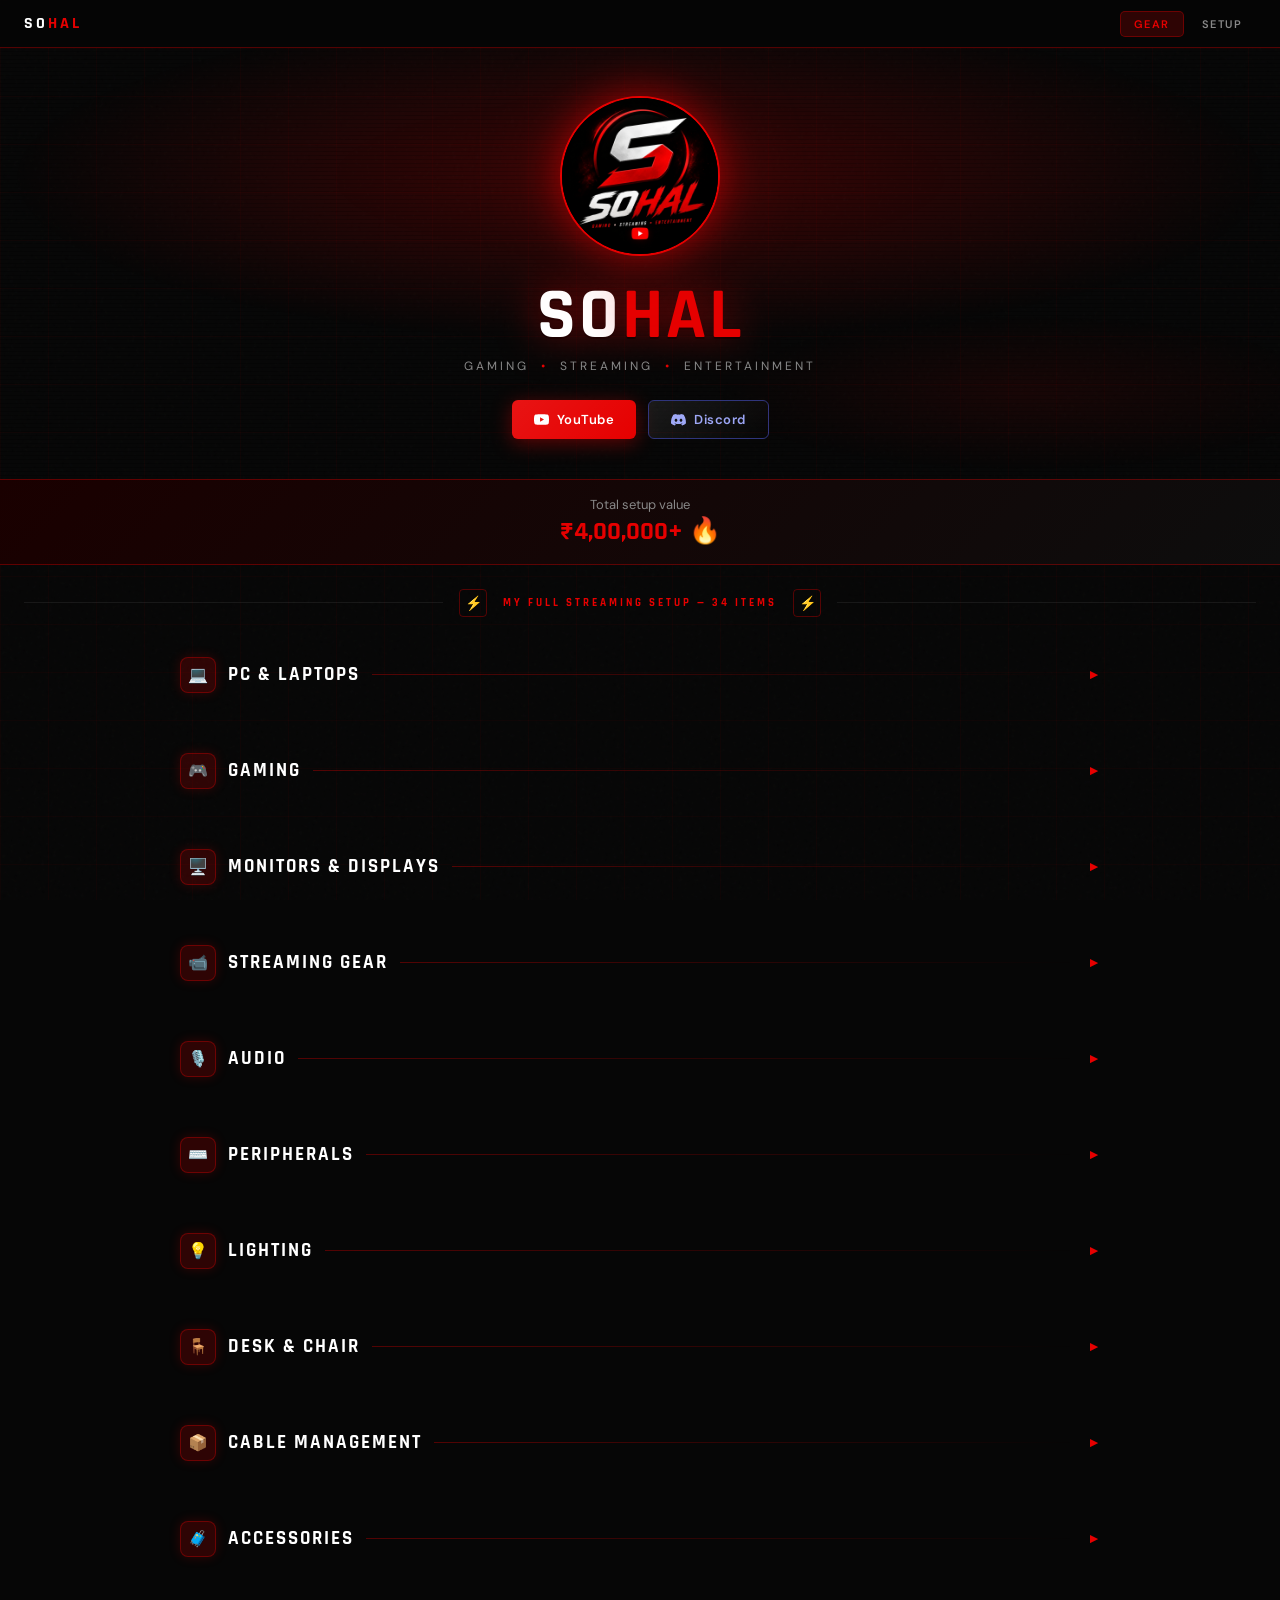
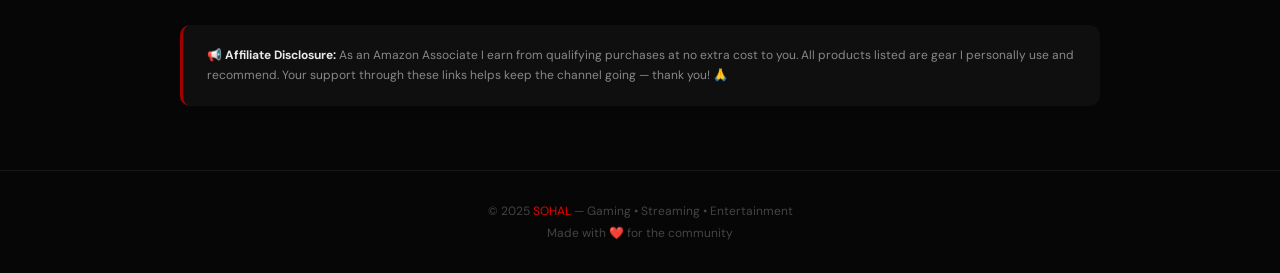
<file: index.html>
<!DOCTYPE html>
<html lang="en">
<head>
<meta charset="UTF-8">
<meta name="viewport" content="width=device-width, initial-scale=1.0">
<title>SOHAL's Streaming Setup | Amazon Affiliate</title>
<link rel="preconnect" href="https://fonts.googleapis.com">
<link href="https://fonts.googleapis.com/css2?family=Rajdhani:wght@500;600;700&family=DM+Sans:wght@400;500&display=swap" rel="stylesheet">
<link rel="stylesheet" href="styles.css">
</head>
<body>

<nav class="site-nav">
  <a class="nav-logo" href="index.html">SO<span>HAL</span></a>
  <div class="nav-links">
    <a class="nav-link active" href="index.html">Gear</a>
    <a class="nav-link" href="setup.html">Setup</a>
  </div>
</nav>

<header class="hero">
  <div class="hero-bg"></div>
  <div class="hero-scanlines"></div>
  <div class="hero-content">
    <div class="logo-wrap">
      <img src="[data-uri]" alt="SOHAL Gaming Logo">
    </div>
    <h1 class="hero-name">SO<span>HAL</span></h1>
    <p class="hero-tagline">Gaming <span>•</span> Streaming <span>•</span> Entertainment</p>
    <div class="hero-buttons">
      <a class="btn btn-yt" href="https://www.youtube.com/@Sohal007" target="_blank" rel="noopener">
        <svg viewBox="0 0 24 24" width="15" height="15" fill="currentColor"><path d="M23.5 6.2a3 3 0 0 0-2.1-2.1C19.5 3.5 12 3.5 12 3.5s-7.5 0-9.4.6A3 3 0 0 0 .5 6.2C0 8.1 0 12 0 12s0 3.9.6 5.8a3 3 0 0 0 2.1 2.1c1.9.6 9.4.6 9.4.6s7.5 0 9.4-.6a3 3 0 0 0 2.1-2.1C24 15.9 24 12 24 12s0-3.9-.5-5.8zM9.7 15.5V8.5l6.3 3.5-6.3 3.5z"/></svg>
        YouTube
      </a>
      <a class="btn btn-discord" href="https://discord.gg/2vF4VBZj4x" target="_blank" rel="noopener">
        <svg viewBox="0 0 24 24" width="15" height="15" fill="currentColor"><path d="M20.3 4.4A19.8 19.8 0 0 0 15.4 3c-.2.4-.5.9-.6 1.3a18.4 18.4 0 0 0-5.5 0C9.1 3.9 8.8 3.4 8.6 3A19.7 19.7 0 0 0 3.7 4.4C.5 9.2-.3 13.9.1 18.5a20 20 0 0 0 6.1 3.1c.5-.7.9-1.4 1.3-2.2a13 13 0 0 1-2-1l.5-.4a14.3 14.3 0 0 0 12 0l.5.4a13 13 0 0 1-2 1c.4.8.8 1.5 1.3 2.2a19.9 19.9 0 0 0 6-3.1c.5-5.3-.9-9.9-3.5-14.1zM8 15.6c-1.2 0-2.2-1.1-2.2-2.5S6.8 10.6 8 10.6s2.2 1.1 2.2 2.5-1 2.5-2.2 2.5zm8 0c-1.2 0-2.2-1.1-2.2-2.5s1-2.5 2.2-2.5 2.2 1.1 2.2 2.5-1 2.5-2.2 2.5z"/></svg>
        Discord
      </a>
    </div>
  </div>
</header>

<div class="total-banner">
  <p>Total setup value</p>
  <strong>₹4,00,000+ 🔥</strong>
</div>

<div class="divider">
  <div class="divider-line"></div>
  <div class="divider-icon">⚡</div>
  <div class="divider-label">My Full Streaming Setup — 34 Items</div>
  <div class="divider-icon">⚡</div>
  <div class="divider-line"></div>
</div>

<main class="container">

  <div class="section-header">
    <div class="section-icon">💻</div>
    <div class="section-title">PC & Laptops</div>
    <div class="section-line"></div>
    <span class="section-chevron">&#9660;</span>
  </div>
  <div class="gear-grid">
    <div class="card" id="card-macbook-pro-m2" data-link="https://amzn.to/4uJzNrO">
      <div class="card-thumb" id="thumb-macbook-pro-m2">
        <div class="thumb-fallback">💻</div>
        <img class="thumb-img" id="img-macbook-pro-m2" alt="MacBook Pro M2" style="display:none;width:100%;height:100%;object-fit:contain;padding:8px;">
        <div class="thumb-loader" id="loader-macbook-pro-m2"><span class="spinner"></span></div>
      </div>
      <div class="card-body">
        <div class="card-tag">PC & Laptops</div>
        <div class="card-name">MacBook Pro M2</div>
        <div class="card-desc">Apple Silicon powerhouse — handles 4K editing, streaming, and everything in between without breaking a sweat.</div>
        <div class="card-footer">
          <span class="card-price price-high">₹1,55,000</span>
          <a class="amazon-btn" href="https://amzn.to/4uJzNrO" target="_blank" rel="noopener sponsored"><svg viewBox="0 0 24 24" fill="currentColor" width="12" height="12"><path d="M.045 18.02c.072-.116.187-.124.348-.022 3.636 2.11 7.594 3.166 11.87 3.166 2.852 0 5.668-.533 8.447-1.595l.315-.14c.138-.06.234-.1.293-.13.226-.088.39-.046.525.13.12.174.09.336-.112.48-.256.19-.6.41-1.006.653-1.448.87-3.149 1.5-5.1 1.87a20.9 20.9 0 0 1-3.58.314 21.56 21.56 0 0 1-10.965-2.97c-.12-.063-.205-.14-.252-.23a.39.39 0 0 1 .018-.526zm4.565-4.643c-.318 0-.623-.148-.852-.4a1.27 1.27 0 0 1-.234-.96l.834-5.64L.977 3.76a1.26 1.26 0 0 1-.356-.928c.02-.338.14-.64.35-.876.21-.232.476-.36.767-.36h3.062L6.7 1.228C7.262.432 8.014 0 8.82 0c.71 0 1.39.35 1.913 1l9.096 10.56c.428.498.596 1.13.455 1.728-.14.6-.556 1.094-1.13 1.34l-2.696 1.138-1.296 2.84c-.256.56-.73.91-1.237.91z"/></svg>Buy on Amazon</a>
        </div>
      </div>
    </div>
    <div class="card" id="card-hp-victus-rtx-5060" data-link="https://amzn.to/4dW6I59">
      <div class="card-thumb" id="thumb-hp-victus-rtx-5060">
        <div class="thumb-fallback">🎮</div>
        <img class="thumb-img" id="img-hp-victus-rtx-5060" alt="HP Victus RTX 5060" style="display:none;width:100%;height:100%;object-fit:contain;padding:8px;">
        <div class="thumb-loader" id="loader-hp-victus-rtx-5060"><span class="spinner"></span></div>
      </div>
      <div class="card-body">
        <div class="card-tag">PC & Laptops</div>
        <div class="card-name">HP Victus RTX 5060</div>
        <div class="card-desc">RTX 5060 GPU beast — runs every game at high frames and handles stream encoding flawlessly.</div>
        <div class="card-footer">
          <span class="card-price price-high">₹1,18,000</span>
          <a class="amazon-btn" href="https://amzn.to/4dW6I59" target="_blank" rel="noopener sponsored"><svg viewBox="0 0 24 24" fill="currentColor" width="12" height="12"><path d="M.045 18.02c.072-.116.187-.124.348-.022 3.636 2.11 7.594 3.166 11.87 3.166 2.852 0 5.668-.533 8.447-1.595l.315-.14c.138-.06.234-.1.293-.13.226-.088.39-.046.525.13.12.174.09.336-.112.48-.256.19-.6.41-1.006.653-1.448.87-3.149 1.5-5.1 1.87a20.9 20.9 0 0 1-3.58.314 21.56 21.56 0 0 1-10.965-2.97c-.12-.063-.205-.14-.252-.23a.39.39 0 0 1 .018-.526zm4.565-4.643c-.318 0-.623-.148-.852-.4a1.27 1.27 0 0 1-.234-.96l.834-5.64L.977 3.76a1.26 1.26 0 0 1-.356-.928c.02-.338.14-.64.35-.876.21-.232.476-.36.767-.36h3.062L6.7 1.228C7.262.432 8.014 0 8.82 0c.71 0 1.39.35 1.913 1l9.096 10.56c.428.498.596 1.13.455 1.728-.14.6-.556 1.094-1.13 1.34l-2.696 1.138-1.296 2.84c-.256.56-.73.91-1.237.91z"/></svg>Buy on Amazon</a>
        </div>
      </div>
    </div>
  </div>

  <div class="section-header">
    <div class="section-icon">🎮</div>
    <div class="section-title">Gaming</div>
    <div class="section-line"></div>
    <span class="section-chevron">&#9660;</span>
  </div>
  <div class="gear-grid">
    <div class="card" id="card-ps5-slim-digital" >
      <div class="card-thumb" id="thumb-ps5-slim-digital">
        <div class="thumb-fallback">🎮</div>
        <img class="thumb-img" id="img-ps5-slim-digital" alt="PS5 Slim Digital" style="display:none;width:100%;height:100%;object-fit:contain;padding:8px;">
        <div class="thumb-loader" id="loader-ps5-slim-digital"><span class="spinner"></span></div>
      </div>
      <div class="card-body">
        <div class="card-tag">Gaming</div>
        <div class="card-name">PS5 Slim Digital</div>
        <div class="card-desc">My go-to console for exclusives. No link — check your local store for the best deal.</div>
        <div class="card-footer">
          <span class="card-price price-high">₹35,000</span>
          <span class="no-link">No link available</span>
        </div>
      </div>
    </div>
    <div class="card" id="card-ps5-carry-bag-hard-top" data-link="https://amzn.to/4dGHMzN">
      <div class="card-thumb" id="thumb-ps5-carry-bag-hard-top">
        <div class="thumb-fallback">🎮</div>
        <img class="thumb-img" id="img-ps5-carry-bag-hard-top" alt="PS5 Carry Bag Hard Top" style="display:none;width:100%;height:100%;object-fit:contain;padding:8px;">
        <div class="thumb-loader" id="loader-ps5-carry-bag-hard-top"><span class="spinner"></span></div>
      </div>
      <div class="card-body">
        <div class="card-tag">Gaming</div>
        <div class="card-name">PS5 Carry Bag Hard Top</div>
        <div class="card-desc">Hard shell protection for the PS5 on the go — fits controllers and cables too.</div>
        <div class="card-footer">
          <span class="card-price price-mid">₹2,300</span>
          <a class="amazon-btn" href="https://amzn.to/4dGHMzN" target="_blank" rel="noopener sponsored"><svg viewBox="0 0 24 24" fill="currentColor" width="12" height="12"><path d="M.045 18.02c.072-.116.187-.124.348-.022 3.636 2.11 7.594 3.166 11.87 3.166 2.852 0 5.668-.533 8.447-1.595l.315-.14c.138-.06.234-.1.293-.13.226-.088.39-.046.525.13.12.174.09.336-.112.48-.256.19-.6.41-1.006.653-1.448.87-3.149 1.5-5.1 1.87a20.9 20.9 0 0 1-3.58.314 21.56 21.56 0 0 1-10.965-2.97c-.12-.063-.205-.14-.252-.23a.39.39 0 0 1 .018-.526zm4.565-4.643c-.318 0-.623-.148-.852-.4a1.27 1.27 0 0 1-.234-.96l.834-5.64L.977 3.76a1.26 1.26 0 0 1-.356-.928c.02-.338.14-.64.35-.876.21-.232.476-.36.767-.36h3.062L6.7 1.228C7.262.432 8.014 0 8.82 0c.71 0 1.39.35 1.913 1l9.096 10.56c.428.498.596 1.13.455 1.728-.14.6-.556 1.094-1.13 1.34l-2.696 1.138-1.296 2.84c-.256.56-.73.91-1.237.91z"/></svg>Buy on Amazon</a>
        </div>
      </div>
    </div>
  </div>

  <div class="section-header">
    <div class="section-icon">🖥️</div>
    <div class="section-title">Monitors & Displays</div>
    <div class="section-line"></div>
    <span class="section-chevron">&#9660;</span>
  </div>
  <div class="gear-grid">
    <div class="card" id="card-viewsonic-2k-main-monitor" data-link="https://amzn.to/4viz3tg">
      <div class="card-thumb" id="thumb-viewsonic-2k-main-monitor">
        <div class="thumb-fallback">🖥️</div>
        <img class="thumb-img" id="img-viewsonic-2k-main-monitor" alt="ViewSonic 2K Main Monitor" style="display:none;width:100%;height:100%;object-fit:contain;padding:8px;">
        <div class="thumb-loader" id="loader-viewsonic-2k-main-monitor"><span class="spinner"></span></div>
      </div>
      <div class="card-body">
        <div class="card-tag">Monitors & Displays</div>
        <div class="card-name">ViewSonic 2K Main Monitor</div>
        <div class="card-desc">Sharp 2K IPS panel — colours pop on stream and text is crisp for everyday work.</div>
        <div class="card-footer">
          <span class="card-price price-high">₹15,000</span>
          <a class="amazon-btn" href="https://amzn.to/4viz3tg" target="_blank" rel="noopener sponsored"><svg viewBox="0 0 24 24" fill="currentColor" width="12" height="12"><path d="M.045 18.02c.072-.116.187-.124.348-.022 3.636 2.11 7.594 3.166 11.87 3.166 2.852 0 5.668-.533 8.447-1.595l.315-.14c.138-.06.234-.1.293-.13.226-.088.39-.046.525.13.12.174.09.336-.112.48-.256.19-.6.41-1.006.653-1.448.87-3.149 1.5-5.1 1.87a20.9 20.9 0 0 1-3.58.314 21.56 21.56 0 0 1-10.965-2.97c-.12-.063-.205-.14-.252-.23a.39.39 0 0 1 .018-.526zm4.565-4.643c-.318 0-.623-.148-.852-.4a1.27 1.27 0 0 1-.234-.96l.834-5.64L.977 3.76a1.26 1.26 0 0 1-.356-.928c.02-.338.14-.64.35-.876.21-.232.476-.36.767-.36h3.062L6.7 1.228C7.262.432 8.014 0 8.82 0c.71 0 1.39.35 1.913 1l9.096 10.56c.428.498.596 1.13.455 1.728-.14.6-.556 1.094-1.13 1.34l-2.696 1.138-1.296 2.84c-.256.56-.73.91-1.237.91z"/></svg>Buy on Amazon</a>
        </div>
      </div>
    </div>
    <div class="card" id="card-lg-vertical-monitor" data-link="https://amzn.to/4nXodXc">
      <div class="card-thumb" id="thumb-lg-vertical-monitor">
        <div class="thumb-fallback">🖥️</div>
        <img class="thumb-img" id="img-lg-vertical-monitor" alt="LG Vertical Monitor" style="display:none;width:100%;height:100%;object-fit:contain;padding:8px;">
        <div class="thumb-loader" id="loader-lg-vertical-monitor"><span class="spinner"></span></div>
      </div>
      <div class="card-body">
        <div class="card-tag">Monitors & Displays</div>
        <div class="card-name">LG Vertical Monitor</div>
        <div class="card-desc">Portrait mode second screen — perfect for chat, Discord, and browser tabs while gaming.</div>
        <div class="card-footer">
          <span class="card-price price-high">₹14,000</span>
          <a class="amazon-btn" href="https://amzn.to/4nXodXc" target="_blank" rel="noopener sponsored"><svg viewBox="0 0 24 24" fill="currentColor" width="12" height="12"><path d="M.045 18.02c.072-.116.187-.124.348-.022 3.636 2.11 7.594 3.166 11.87 3.166 2.852 0 5.668-.533 8.447-1.595l.315-.14c.138-.06.234-.1.293-.13.226-.088.39-.046.525.13.12.174.09.336-.112.48-.256.19-.6.41-1.006.653-1.448.87-3.149 1.5-5.1 1.87a20.9 20.9 0 0 1-3.58.314 21.56 21.56 0 0 1-10.965-2.97c-.12-.063-.205-.14-.252-.23a.39.39 0 0 1 .018-.526zm4.565-4.643c-.318 0-.623-.148-.852-.4a1.27 1.27 0 0 1-.234-.96l.834-5.64L.977 3.76a1.26 1.26 0 0 1-.356-.928c.02-.338.14-.64.35-.876.21-.232.476-.36.767-.36h3.062L6.7 1.228C7.262.432 8.014 0 8.82 0c.71 0 1.39.35 1.913 1l9.096 10.56c.428.498.596 1.13.455 1.728-.14.6-.556 1.094-1.13 1.34l-2.696 1.138-1.296 2.84c-.256.56-.73.91-1.237.91z"/></svg>Buy on Amazon</a>
        </div>
      </div>
    </div>
  </div>

  <div class="section-header">
    <div class="section-icon">📹</div>
    <div class="section-title">Streaming Gear</div>
    <div class="section-line"></div>
    <span class="section-chevron">&#9660;</span>
  </div>
  <div class="gear-grid">
    <div class="card" id="card-elgato-4k-x-capture-card" data-link="https://amzn.to/4o4avlB">
      <div class="card-thumb" id="thumb-elgato-4k-x-capture-card">
        <div class="thumb-fallback">📹</div>
        <img class="thumb-img" id="img-elgato-4k-x-capture-card" alt="Elgato 4K X Capture Card" style="display:none;width:100%;height:100%;object-fit:contain;padding:8px;">
        <div class="thumb-loader" id="loader-elgato-4k-x-capture-card"><span class="spinner"></span></div>
      </div>
      <div class="card-body">
        <div class="card-tag">Streaming Gear</div>
        <div class="card-name">Elgato 4K X Capture Card</div>
        <div class="card-desc">4K passthrough capture card — captures console footage with zero lag and stunning quality.</div>
        <div class="card-footer">
          <span class="card-price price-high">₹22,000</span>
          <a class="amazon-btn" href="https://amzn.to/4o4avlB" target="_blank" rel="noopener sponsored"><svg viewBox="0 0 24 24" fill="currentColor" width="12" height="12"><path d="M.045 18.02c.072-.116.187-.124.348-.022 3.636 2.11 7.594 3.166 11.87 3.166 2.852 0 5.668-.533 8.447-1.595l.315-.14c.138-.06.234-.1.293-.13.226-.088.39-.046.525.13.12.174.09.336-.112.48-.256.19-.6.41-1.006.653-1.448.87-3.149 1.5-5.1 1.87a20.9 20.9 0 0 1-3.58.314 21.56 21.56 0 0 1-10.965-2.97c-.12-.063-.205-.14-.252-.23a.39.39 0 0 1 .018-.526zm4.565-4.643c-.318 0-.623-.148-.852-.4a1.27 1.27 0 0 1-.234-.96l.834-5.64L.977 3.76a1.26 1.26 0 0 1-.356-.928c.02-.338.14-.64.35-.876.21-.232.476-.36.767-.36h3.062L6.7 1.228C7.262.432 8.014 0 8.82 0c.71 0 1.39.35 1.913 1l9.096 10.56c.428.498.596 1.13.455 1.728-.14.6-.556 1.094-1.13 1.34l-2.696 1.138-1.296 2.84c-.256.56-.73.91-1.237.91z"/></svg>Buy on Amazon</a>
        </div>
      </div>
    </div>
    <div class="card" id="card-green-screen" data-link="https://amzn.to/4aj3Qhy">
      <div class="card-thumb" id="thumb-green-screen">
        <div class="thumb-fallback">🟩</div>
        <img class="thumb-img" id="img-green-screen" alt="Green Screen" style="display:none;width:100%;height:100%;object-fit:contain;padding:8px;">
        <div class="thumb-loader" id="loader-green-screen"><span class="spinner"></span></div>
      </div>
      <div class="card-body">
        <div class="card-tag">Streaming Gear</div>
        <div class="card-name">Green Screen</div>
        <div class="card-desc">Collapsible chroma key backdrop — swap backgrounds instantly for a pro studio look.</div>
        <div class="card-footer">
          <span class="card-price price-mid">₹2,404</span>
          <a class="amazon-btn" href="https://amzn.to/4aj3Qhy" target="_blank" rel="noopener sponsored"><svg viewBox="0 0 24 24" fill="currentColor" width="12" height="12"><path d="M.045 18.02c.072-.116.187-.124.348-.022 3.636 2.11 7.594 3.166 11.87 3.166 2.852 0 5.668-.533 8.447-1.595l.315-.14c.138-.06.234-.1.293-.13.226-.088.39-.046.525.13.12.174.09.336-.112.48-.256.19-.6.41-1.006.653-1.448.87-3.149 1.5-5.1 1.87a20.9 20.9 0 0 1-3.58.314 21.56 21.56 0 0 1-10.965-2.97c-.12-.063-.205-.14-.252-.23a.39.39 0 0 1 .018-.526zm4.565-4.643c-.318 0-.623-.148-.852-.4a1.27 1.27 0 0 1-.234-.96l.834-5.64L.977 3.76a1.26 1.26 0 0 1-.356-.928c.02-.338.14-.64.35-.876.21-.232.476-.36.767-.36h3.062L6.7 1.228C7.262.432 8.014 0 8.82 0c.71 0 1.39.35 1.913 1l9.096 10.56c.428.498.596 1.13.455 1.728-.14.6-.556 1.094-1.13 1.34l-2.696 1.138-1.296 2.84c-.256.56-.73.91-1.237.91z"/></svg>Buy on Amazon</a>
        </div>
      </div>
    </div>
    <div class="card" id="card-iphone-11-as-webcam" >
      <div class="card-thumb" id="thumb-iphone-11-as-webcam">
        <div class="thumb-fallback">📱</div>
        <img class="thumb-img" id="img-iphone-11-as-webcam" alt="iPhone 11 as Webcam" style="display:none;width:100%;height:100%;object-fit:contain;padding:8px;">
        <div class="thumb-loader" id="loader-iphone-11-as-webcam"><span class="spinner"></span></div>
      </div>
      <div class="card-body">
        <div class="card-tag">Streaming Gear</div>
        <div class="card-name">iPhone 11 as Webcam</div>
        <div class="card-desc">Using iPhone 11 as a high-quality webcam via Continuity Camera — beats most dedicated webcams.</div>
        <div class="card-footer">
          <span class="card-price price-low">No link</span>
          <span class="no-link">No link available</span>
        </div>
      </div>
    </div>
  </div>

  <div class="section-header">
    <div class="section-icon">🎙️</div>
    <div class="section-title">Audio</div>
    <div class="section-line"></div>
    <span class="section-chevron">&#9660;</span>
  </div>
  <div class="gear-grid">
    <div class="card" id="card-fifine-microphone" data-link="https://amzn.to/49z7P9x">
      <div class="card-thumb" id="thumb-fifine-microphone">
        <div class="thumb-fallback">🎙️</div>
        <img class="thumb-img" id="img-fifine-microphone" alt="Fifine Microphone" style="display:none;width:100%;height:100%;object-fit:contain;padding:8px;">
        <div class="thumb-loader" id="loader-fifine-microphone"><span class="spinner"></span></div>
      </div>
      <div class="card-body">
        <div class="card-tag">Audio</div>
        <div class="card-name">Fifine Microphone</div>
        <div class="card-desc">Studio-quality USB mic — viewers always notice the clean, crisp audio on stream.</div>
        <div class="card-footer">
          <span class="card-price price-mid">₹3,500</span>
          <a class="amazon-btn" href="https://amzn.to/49z7P9x" target="_blank" rel="noopener sponsored"><svg viewBox="0 0 24 24" fill="currentColor" width="12" height="12"><path d="M.045 18.02c.072-.116.187-.124.348-.022 3.636 2.11 7.594 3.166 11.87 3.166 2.852 0 5.668-.533 8.447-1.595l.315-.14c.138-.06.234-.1.293-.13.226-.088.39-.046.525.13.12.174.09.336-.112.48-.256.19-.6.41-1.006.653-1.448.87-3.149 1.5-5.1 1.87a20.9 20.9 0 0 1-3.58.314 21.56 21.56 0 0 1-10.965-2.97c-.12-.063-.205-.14-.252-.23a.39.39 0 0 1 .018-.526zm4.565-4.643c-.318 0-.623-.148-.852-.4a1.27 1.27 0 0 1-.234-.96l.834-5.64L.977 3.76a1.26 1.26 0 0 1-.356-.928c.02-.338.14-.64.35-.876.21-.232.476-.36.767-.36h3.062L6.7 1.228C7.262.432 8.014 0 8.82 0c.71 0 1.39.35 1.913 1l9.096 10.56c.428.498.596 1.13.455 1.728-.14.6-.556 1.094-1.13 1.34l-2.696 1.138-1.296 2.84c-.256.56-.73.91-1.237.91z"/></svg>Buy on Amazon</a>
        </div>
      </div>
    </div>
    <div class="card" id="card-razer-blackshark-v2-headphones" data-link="https://amzn.to/4dWzpyK">
      <div class="card-thumb" id="thumb-razer-blackshark-v2-headphones">
        <div class="thumb-fallback">🎧</div>
        <img class="thumb-img" id="img-razer-blackshark-v2-headphones" alt="Razer BlackShark V2 Headphones" style="display:none;width:100%;height:100%;object-fit:contain;padding:8px;">
        <div class="thumb-loader" id="loader-razer-blackshark-v2-headphones"><span class="spinner"></span></div>
      </div>
      <div class="card-body">
        <div class="card-tag">Audio</div>
        <div class="card-name">Razer BlackShark V2 Headphones</div>
        <div class="card-desc">THX spatial audio, ultra-soft ear cushions — immersive sound for long gaming sessions.</div>
        <div class="card-footer">
          <span class="card-price price-mid">₹3,500</span>
          <a class="amazon-btn" href="https://amzn.to/4dWzpyK" target="_blank" rel="noopener sponsored"><svg viewBox="0 0 24 24" fill="currentColor" width="12" height="12"><path d="M.045 18.02c.072-.116.187-.124.348-.022 3.636 2.11 7.594 3.166 11.87 3.166 2.852 0 5.668-.533 8.447-1.595l.315-.14c.138-.06.234-.1.293-.13.226-.088.39-.046.525.13.12.174.09.336-.112.48-.256.19-.6.41-1.006.653-1.448.87-3.149 1.5-5.1 1.87a20.9 20.9 0 0 1-3.58.314 21.56 21.56 0 0 1-10.965-2.97c-.12-.063-.205-.14-.252-.23a.39.39 0 0 1 .018-.526zm4.565-4.643c-.318 0-.623-.148-.852-.4a1.27 1.27 0 0 1-.234-.96l.834-5.64L.977 3.76a1.26 1.26 0 0 1-.356-.928c.02-.338.14-.64.35-.876.21-.232.476-.36.767-.36h3.062L6.7 1.228C7.262.432 8.014 0 8.82 0c.71 0 1.39.35 1.913 1l9.096 10.56c.428.498.596 1.13.455 1.728-.14.6-.556 1.094-1.13 1.34l-2.696 1.138-1.296 2.84c-.256.56-.73.91-1.237.91z"/></svg>Buy on Amazon</a>
        </div>
      </div>
    </div>
  </div>

  <div class="section-header">
    <div class="section-icon">⌨️</div>
    <div class="section-title">Peripherals</div>
    <div class="section-line"></div>
    <span class="section-chevron">&#9660;</span>
  </div>
  <div class="gear-grid">
    <div class="card" id="card-logitech-g214-keyboard" data-link="https://amzn.to/3QgUr3n">
      <div class="card-thumb" id="thumb-logitech-g214-keyboard">
        <div class="thumb-fallback">⌨️</div>
        <img class="thumb-img" id="img-logitech-g214-keyboard" alt="Logitech G214 Keyboard" style="display:none;width:100%;height:100%;object-fit:contain;padding:8px;">
        <div class="thumb-loader" id="loader-logitech-g214-keyboard"><span class="spinner"></span></div>
      </div>
      <div class="card-body">
        <div class="card-tag">Peripherals</div>
        <div class="card-name">Logitech G214 Keyboard</div>
        <div class="card-desc">Membrane gaming keyboard with RGB — quiet, responsive, and looks great on stream.</div>
        <div class="card-footer">
          <span class="card-price price-mid">₹4,000</span>
          <a class="amazon-btn" href="https://amzn.to/3QgUr3n" target="_blank" rel="noopener sponsored"><svg viewBox="0 0 24 24" fill="currentColor" width="12" height="12"><path d="M.045 18.02c.072-.116.187-.124.348-.022 3.636 2.11 7.594 3.166 11.87 3.166 2.852 0 5.668-.533 8.447-1.595l.315-.14c.138-.06.234-.1.293-.13.226-.088.39-.046.525.13.12.174.09.336-.112.48-.256.19-.6.41-1.006.653-1.448.87-3.149 1.5-5.1 1.87a20.9 20.9 0 0 1-3.58.314 21.56 21.56 0 0 1-10.965-2.97c-.12-.063-.205-.14-.252-.23a.39.39 0 0 1 .018-.526zm4.565-4.643c-.318 0-.623-.148-.852-.4a1.27 1.27 0 0 1-.234-.96l.834-5.64L.977 3.76a1.26 1.26 0 0 1-.356-.928c.02-.338.14-.64.35-.876.21-.232.476-.36.767-.36h3.062L6.7 1.228C7.262.432 8.014 0 8.82 0c.71 0 1.39.35 1.913 1l9.096 10.56c.428.498.596 1.13.455 1.728-.14.6-.556 1.094-1.13 1.34l-2.696 1.138-1.296 2.84c-.256.56-.73.91-1.237.91z"/></svg>Buy on Amazon</a>
        </div>
      </div>
    </div>
    <div class="card" id="card-logitech-g304-gaming-mouse" data-link="https://amzn.to/49AYRJ0">
      <div class="card-thumb" id="thumb-logitech-g304-gaming-mouse">
        <div class="thumb-fallback">🖱️</div>
        <img class="thumb-img" id="img-logitech-g304-gaming-mouse" alt="Logitech G304 Gaming Mouse" style="display:none;width:100%;height:100%;object-fit:contain;padding:8px;">
        <div class="thumb-loader" id="loader-logitech-g304-gaming-mouse"><span class="spinner"></span></div>
      </div>
      <div class="card-body">
        <div class="card-tag">Peripherals</div>
        <div class="card-name">Logitech G304 Gaming Mouse</div>
        <div class="card-desc">Wireless precision gaming mouse — HERO sensor, 250hr battery, no cable drag.</div>
        <div class="card-footer">
          <span class="card-price price-mid">₹2,800</span>
          <a class="amazon-btn" href="https://amzn.to/49AYRJ0" target="_blank" rel="noopener sponsored"><svg viewBox="0 0 24 24" fill="currentColor" width="12" height="12"><path d="M.045 18.02c.072-.116.187-.124.348-.022 3.636 2.11 7.594 3.166 11.87 3.166 2.852 0 5.668-.533 8.447-1.595l.315-.14c.138-.06.234-.1.293-.13.226-.088.39-.046.525.13.12.174.09.336-.112.48-.256.19-.6.41-1.006.653-1.448.87-3.149 1.5-5.1 1.87a20.9 20.9 0 0 1-3.58.314 21.56 21.56 0 0 1-10.965-2.97c-.12-.063-.205-.14-.252-.23a.39.39 0 0 1 .018-.526zm4.565-4.643c-.318 0-.623-.148-.852-.4a1.27 1.27 0 0 1-.234-.96l.834-5.64L.977 3.76a1.26 1.26 0 0 1-.356-.928c.02-.338.14-.64.35-.876.21-.232.476-.36.767-.36h3.062L6.7 1.228C7.262.432 8.014 0 8.82 0c.71 0 1.39.35 1.913 1l9.096 10.56c.428.498.596 1.13.455 1.728-.14.6-.556 1.094-1.13 1.34l-2.696 1.138-1.296 2.84c-.256.56-.73.91-1.237.91z"/></svg>Buy on Amazon</a>
        </div>
      </div>
    </div>
    <div class="card" id="card-mouse-pad-xl" data-link="https://amzn.to/43b6wtR">
      <div class="card-thumb" id="thumb-mouse-pad-xl">
        <div class="thumb-fallback">🖱️</div>
        <img class="thumb-img" id="img-mouse-pad-xl" alt="Mouse Pad XL" style="display:none;width:100%;height:100%;object-fit:contain;padding:8px;">
        <div class="thumb-loader" id="loader-mouse-pad-xl"><span class="spinner"></span></div>
      </div>
      <div class="card-body">
        <div class="card-tag">Peripherals</div>
        <div class="card-name">Mouse Pad XL</div>
        <div class="card-desc">Extended XL surface — smooth glide, non-slip base, keeps the desk clean on stream.</div>
        <div class="card-footer">
          <span class="card-price price-mid">₹1,500</span>
          <a class="amazon-btn" href="https://amzn.to/43b6wtR" target="_blank" rel="noopener sponsored"><svg viewBox="0 0 24 24" fill="currentColor" width="12" height="12"><path d="M.045 18.02c.072-.116.187-.124.348-.022 3.636 2.11 7.594 3.166 11.87 3.166 2.852 0 5.668-.533 8.447-1.595l.315-.14c.138-.06.234-.1.293-.13.226-.088.39-.046.525.13.12.174.09.336-.112.48-.256.19-.6.41-1.006.653-1.448.87-3.149 1.5-5.1 1.87a20.9 20.9 0 0 1-3.58.314 21.56 21.56 0 0 1-10.965-2.97c-.12-.063-.205-.14-.252-.23a.39.39 0 0 1 .018-.526zm4.565-4.643c-.318 0-.623-.148-.852-.4a1.27 1.27 0 0 1-.234-.96l.834-5.64L.977 3.76a1.26 1.26 0 0 1-.356-.928c.02-.338.14-.64.35-.876.21-.232.476-.36.767-.36h3.062L6.7 1.228C7.262.432 8.014 0 8.82 0c.71 0 1.39.35 1.913 1l9.096 10.56c.428.498.596 1.13.455 1.728-.14.6-.556 1.094-1.13 1.34l-2.696 1.138-1.296 2.84c-.256.56-.73.91-1.237.91z"/></svg>Buy on Amazon</a>
        </div>
      </div>
    </div>
    <div class="card" id="card-wrist-rest" data-link="https://amzn.to/4x5NF16">
      <div class="card-thumb" id="thumb-wrist-rest">
        <div class="thumb-fallback">🖱️</div>
        <img class="thumb-img" id="img-wrist-rest" alt="Wrist Rest" style="display:none;width:100%;height:100%;object-fit:contain;padding:8px;">
        <div class="thumb-loader" id="loader-wrist-rest"><span class="spinner"></span></div>
      </div>
      <div class="card-body">
        <div class="card-tag">Peripherals</div>
        <div class="card-name">Wrist Rest</div>
        <div class="card-desc">Memory foam wrist rest — comfort for hours of gaming and typing.</div>
        <div class="card-footer">
          <span class="card-price price-low">₹448</span>
          <a class="amazon-btn" href="https://amzn.to/4x5NF16" target="_blank" rel="noopener sponsored"><svg viewBox="0 0 24 24" fill="currentColor" width="12" height="12"><path d="M.045 18.02c.072-.116.187-.124.348-.022 3.636 2.11 7.594 3.166 11.87 3.166 2.852 0 5.668-.533 8.447-1.595l.315-.14c.138-.06.234-.1.293-.13.226-.088.39-.046.525.13.12.174.09.336-.112.48-.256.19-.6.41-1.006.653-1.448.87-3.149 1.5-5.1 1.87a20.9 20.9 0 0 1-3.58.314 21.56 21.56 0 0 1-10.965-2.97c-.12-.063-.205-.14-.252-.23a.39.39 0 0 1 .018-.526zm4.565-4.643c-.318 0-.623-.148-.852-.4a1.27 1.27 0 0 1-.234-.96l.834-5.64L.977 3.76a1.26 1.26 0 0 1-.356-.928c.02-.338.14-.64.35-.876.21-.232.476-.36.767-.36h3.062L6.7 1.228C7.262.432 8.014 0 8.82 0c.71 0 1.39.35 1.913 1l9.096 10.56c.428.498.596 1.13.455 1.728-.14.6-.556 1.094-1.13 1.34l-2.696 1.138-1.296 2.84c-.256.56-.73.91-1.237.91z"/></svg>Buy on Amazon</a>
        </div>
      </div>
    </div>
  </div>

  <div class="section-header">
    <div class="section-icon">💡</div>
    <div class="section-title">Lighting</div>
    <div class="section-line"></div>
    <span class="section-chevron">&#9660;</span>
  </div>
  <div class="gear-grid">
    <div class="card" id="card-slab-light" data-link="https://amzn.to/4xguP7A">
      <div class="card-thumb" id="thumb-slab-light">
        <div class="thumb-fallback">💡</div>
        <img class="thumb-img" id="img-slab-light" alt="Slab Light" style="display:none;width:100%;height:100%;object-fit:contain;padding:8px;">
        <div class="thumb-loader" id="loader-slab-light"><span class="spinner"></span></div>
      </div>
      <div class="card-body">
        <div class="card-tag">Lighting</div>
        <div class="card-name">Slab Light</div>
        <div class="card-desc">Even, diffused key light — eliminates harsh shadows, makes the facecam look pro.</div>
        <div class="card-footer">
          <span class="card-price price-mid">₹1,700</span>
          <a class="amazon-btn" href="https://amzn.to/4xguP7A" target="_blank" rel="noopener sponsored"><svg viewBox="0 0 24 24" fill="currentColor" width="12" height="12"><path d="M.045 18.02c.072-.116.187-.124.348-.022 3.636 2.11 7.594 3.166 11.87 3.166 2.852 0 5.668-.533 8.447-1.595l.315-.14c.138-.06.234-.1.293-.13.226-.088.39-.046.525.13.12.174.09.336-.112.48-.256.19-.6.41-1.006.653-1.448.87-3.149 1.5-5.1 1.87a20.9 20.9 0 0 1-3.58.314 21.56 21.56 0 0 1-10.965-2.97c-.12-.063-.205-.14-.252-.23a.39.39 0 0 1 .018-.526zm4.565-4.643c-.318 0-.623-.148-.852-.4a1.27 1.27 0 0 1-.234-.96l.834-5.64L.977 3.76a1.26 1.26 0 0 1-.356-.928c.02-.338.14-.64.35-.876.21-.232.476-.36.767-.36h3.062L6.7 1.228C7.262.432 8.014 0 8.82 0c.71 0 1.39.35 1.913 1l9.096 10.56c.428.498.596 1.13.455 1.728-.14.6-.556 1.094-1.13 1.34l-2.696 1.138-1.296 2.84c-.256.56-.73.91-1.237.91z"/></svg>Buy on Amazon</a>
        </div>
      </div>
    </div>
    <div class="card" id="card-neon-light" data-link="https://amzn.to/4vfGEc5">
      <div class="card-thumb" id="thumb-neon-light">
        <div class="thumb-fallback">🌈</div>
        <img class="thumb-img" id="img-neon-light" alt="Neon Light" style="display:none;width:100%;height:100%;object-fit:contain;padding:8px;">
        <div class="thumb-loader" id="loader-neon-light"><span class="spinner"></span></div>
      </div>
      <div class="card-body">
        <div class="card-tag">Lighting</div>
        <div class="card-name">Neon Light</div>
        <div class="card-desc">RGB neon accent — adds atmosphere and colour behind the setup on stream.</div>
        <div class="card-footer">
          <span class="card-price price-low">₹650</span>
          <a class="amazon-btn" href="https://amzn.to/4vfGEc5" target="_blank" rel="noopener sponsored"><svg viewBox="0 0 24 24" fill="currentColor" width="12" height="12"><path d="M.045 18.02c.072-.116.187-.124.348-.022 3.636 2.11 7.594 3.166 11.87 3.166 2.852 0 5.668-.533 8.447-1.595l.315-.14c.138-.06.234-.1.293-.13.226-.088.39-.046.525.13.12.174.09.336-.112.48-.256.19-.6.41-1.006.653-1.448.87-3.149 1.5-5.1 1.87a20.9 20.9 0 0 1-3.58.314 21.56 21.56 0 0 1-10.965-2.97c-.12-.063-.205-.14-.252-.23a.39.39 0 0 1 .018-.526zm4.565-4.643c-.318 0-.623-.148-.852-.4a1.27 1.27 0 0 1-.234-.96l.834-5.64L.977 3.76a1.26 1.26 0 0 1-.356-.928c.02-.338.14-.64.35-.876.21-.232.476-.36.767-.36h3.062L6.7 1.228C7.262.432 8.014 0 8.82 0c.71 0 1.39.35 1.913 1l9.096 10.56c.428.498.596 1.13.455 1.728-.14.6-.556 1.094-1.13 1.34l-2.696 1.138-1.296 2.84c-.256.56-.73.91-1.237.91z"/></svg>Buy on Amazon</a>
        </div>
      </div>
    </div>
    <div class="card" id="card-rgb-smart-bulb" data-link="https://amzn.to/4viAzvs">
      <div class="card-thumb" id="thumb-rgb-smart-bulb">
        <div class="thumb-fallback">💡</div>
        <img class="thumb-img" id="img-rgb-smart-bulb" alt="RGB Smart Bulb" style="display:none;width:100%;height:100%;object-fit:contain;padding:8px;">
        <div class="thumb-loader" id="loader-rgb-smart-bulb"><span class="spinner"></span></div>
      </div>
      <div class="card-body">
        <div class="card-tag">Lighting</div>
        <div class="card-name">RGB Smart Bulb</div>
        <div class="card-desc">App-controlled smart bulb — sync room lighting to your stream mood instantly.</div>
        <div class="card-footer">
          <span class="card-price price-low">₹600</span>
          <a class="amazon-btn" href="https://amzn.to/4viAzvs" target="_blank" rel="noopener sponsored"><svg viewBox="0 0 24 24" fill="currentColor" width="12" height="12"><path d="M.045 18.02c.072-.116.187-.124.348-.022 3.636 2.11 7.594 3.166 11.87 3.166 2.852 0 5.668-.533 8.447-1.595l.315-.14c.138-.06.234-.1.293-.13.226-.088.39-.046.525.13.12.174.09.336-.112.48-.256.19-.6.41-1.006.653-1.448.87-3.149 1.5-5.1 1.87a20.9 20.9 0 0 1-3.58.314 21.56 21.56 0 0 1-10.965-2.97c-.12-.063-.205-.14-.252-.23a.39.39 0 0 1 .018-.526zm4.565-4.643c-.318 0-.623-.148-.852-.4a1.27 1.27 0 0 1-.234-.96l.834-5.64L.977 3.76a1.26 1.26 0 0 1-.356-.928c.02-.338.14-.64.35-.876.21-.232.476-.36.767-.36h3.062L6.7 1.228C7.262.432 8.014 0 8.82 0c.71 0 1.39.35 1.913 1l9.096 10.56c.428.498.596 1.13.455 1.728-.14.6-.556 1.094-1.13 1.34l-2.696 1.138-1.296 2.84c-.256.56-.73.91-1.237.91z"/></svg>Buy on Amazon</a>
        </div>
      </div>
    </div>
  </div>

  <div class="section-header">
    <div class="section-icon">🪑</div>
    <div class="section-title">Desk & Chair</div>
    <div class="section-line"></div>
    <span class="section-chevron">&#9660;</span>
  </div>
  <div class="gear-grid">
    <div class="card" id="card-gaming-chair-–-green-soul" data-link="https://amzn.to/3Sc6Oyc">
      <div class="card-thumb" id="thumb-gaming-chair-–-green-soul">
        <div class="thumb-fallback">🪑</div>
        <img class="thumb-img" id="img-gaming-chair-–-green-soul" alt="Gaming Chair – Green Soul" style="display:none;width:100%;height:100%;object-fit:contain;padding:8px;">
        <div class="thumb-loader" id="loader-gaming-chair-–-green-soul"><span class="spinner"></span></div>
      </div>
      <div class="card-body">
        <div class="card-tag">Desk & Chair</div>
        <div class="card-name">Gaming Chair – Green Soul</div>
        <div class="card-desc">Full lumbar support, reclines flat — essential for marathon gaming and streaming sessions.</div>
        <div class="card-footer">
          <span class="card-price price-high">₹16,000</span>
          <a class="amazon-btn" href="https://amzn.to/3Sc6Oyc" target="_blank" rel="noopener sponsored"><svg viewBox="0 0 24 24" fill="currentColor" width="12" height="12"><path d="M.045 18.02c.072-.116.187-.124.348-.022 3.636 2.11 7.594 3.166 11.87 3.166 2.852 0 5.668-.533 8.447-1.595l.315-.14c.138-.06.234-.1.293-.13.226-.088.39-.046.525.13.12.174.09.336-.112.48-.256.19-.6.41-1.006.653-1.448.87-3.149 1.5-5.1 1.87a20.9 20.9 0 0 1-3.58.314 21.56 21.56 0 0 1-10.965-2.97c-.12-.063-.205-.14-.252-.23a.39.39 0 0 1 .018-.526zm4.565-4.643c-.318 0-.623-.148-.852-.4a1.27 1.27 0 0 1-.234-.96l.834-5.64L.977 3.76a1.26 1.26 0 0 1-.356-.928c.02-.338.14-.64.35-.876.21-.232.476-.36.767-.36h3.062L6.7 1.228C7.262.432 8.014 0 8.82 0c.71 0 1.39.35 1.913 1l9.096 10.56c.428.498.596 1.13.455 1.728-.14.6-.556 1.094-1.13 1.34l-2.696 1.138-1.296 2.84c-.256.56-.73.91-1.237.91z"/></svg>Buy on Amazon</a>
        </div>
      </div>
    </div>
    <div class="card" id="card-side-mini-table" data-link="https://amzn.to/4fdyU5P">
      <div class="card-thumb" id="thumb-side-mini-table">
        <div class="thumb-fallback">🪵</div>
        <img class="thumb-img" id="img-side-mini-table" alt="Side Mini Table" style="display:none;width:100%;height:100%;object-fit:contain;padding:8px;">
        <div class="thumb-loader" id="loader-side-mini-table"><span class="spinner"></span></div>
      </div>
      <div class="card-body">
        <div class="card-tag">Desk & Chair</div>
        <div class="card-name">Side Mini Table</div>
        <div class="card-desc">Handy side table for drinks, phone, and extras — keeps the main desk clean.</div>
        <div class="card-footer">
          <span class="card-price price-mid">₹1,400</span>
          <a class="amazon-btn" href="https://amzn.to/4fdyU5P" target="_blank" rel="noopener sponsored"><svg viewBox="0 0 24 24" fill="currentColor" width="12" height="12"><path d="M.045 18.02c.072-.116.187-.124.348-.022 3.636 2.11 7.594 3.166 11.87 3.166 2.852 0 5.668-.533 8.447-1.595l.315-.14c.138-.06.234-.1.293-.13.226-.088.39-.046.525.13.12.174.09.336-.112.48-.256.19-.6.41-1.006.653-1.448.87-3.149 1.5-5.1 1.87a20.9 20.9 0 0 1-3.58.314 21.56 21.56 0 0 1-10.965-2.97c-.12-.063-.205-.14-.252-.23a.39.39 0 0 1 .018-.526zm4.565-4.643c-.318 0-.623-.148-.852-.4a1.27 1.27 0 0 1-.234-.96l.834-5.64L.977 3.76a1.26 1.26 0 0 1-.356-.928c.02-.338.14-.64.35-.876.21-.232.476-.36.767-.36h3.062L6.7 1.228C7.262.432 8.014 0 8.82 0c.71 0 1.39.35 1.913 1l9.096 10.56c.428.498.596 1.13.455 1.728-.14.6-.556 1.094-1.13 1.34l-2.696 1.138-1.296 2.84c-.256.56-.73.91-1.237.91z"/></svg>Buy on Amazon</a>
        </div>
      </div>
    </div>
    <div class="card" id="card-laptop-stand" data-link="https://amzn.to/4fj1liW">
      <div class="card-thumb" id="thumb-laptop-stand">
        <div class="thumb-fallback">🖥️</div>
        <img class="thumb-img" id="img-laptop-stand" alt="Laptop Stand" style="display:none;width:100%;height:100%;object-fit:contain;padding:8px;">
        <div class="thumb-loader" id="loader-laptop-stand"><span class="spinner"></span></div>
      </div>
      <div class="card-body">
        <div class="card-tag">Desk & Chair</div>
        <div class="card-name">Laptop Stand</div>
        <div class="card-desc">Ergonomic riser — elevates the laptop to eye level and improves airflow during heavy sessions.</div>
        <div class="card-footer">
          <span class="card-price price-mid">₹1,100</span>
          <a class="amazon-btn" href="https://amzn.to/4fj1liW" target="_blank" rel="noopener sponsored"><svg viewBox="0 0 24 24" fill="currentColor" width="12" height="12"><path d="M.045 18.02c.072-.116.187-.124.348-.022 3.636 2.11 7.594 3.166 11.87 3.166 2.852 0 5.668-.533 8.447-1.595l.315-.14c.138-.06.234-.1.293-.13.226-.088.39-.046.525.13.12.174.09.336-.112.48-.256.19-.6.41-1.006.653-1.448.87-3.149 1.5-5.1 1.87a20.9 20.9 0 0 1-3.58.314 21.56 21.56 0 0 1-10.965-2.97c-.12-.063-.205-.14-.252-.23a.39.39 0 0 1 .018-.526zm4.565-4.643c-.318 0-.623-.148-.852-.4a1.27 1.27 0 0 1-.234-.96l.834-5.64L.977 3.76a1.26 1.26 0 0 1-.356-.928c.02-.338.14-.64.35-.876.21-.232.476-.36.767-.36h3.062L6.7 1.228C7.262.432 8.014 0 8.82 0c.71 0 1.39.35 1.913 1l9.096 10.56c.428.498.596 1.13.455 1.728-.14.6-.556 1.094-1.13 1.34l-2.696 1.138-1.296 2.84c-.256.56-.73.91-1.237.91z"/></svg>Buy on Amazon</a>
        </div>
      </div>
    </div>
    <div class="card" id="card-monitor-stand" data-link="https://amzn.to/49AZTom">
      <div class="card-thumb" id="thumb-monitor-stand">
        <div class="thumb-fallback">🖥️</div>
        <img class="thumb-img" id="img-monitor-stand" alt="Monitor Stand" style="display:none;width:100%;height:100%;object-fit:contain;padding:8px;">
        <div class="thumb-loader" id="loader-monitor-stand"><span class="spinner"></span></div>
      </div>
      <div class="card-body">
        <div class="card-tag">Desk & Chair</div>
        <div class="card-name">Monitor Stand</div>
        <div class="card-desc">Raises the monitor to ergonomic eye level — reduces neck strain during long streams.</div>
        <div class="card-footer">
          <span class="card-price price-low">₹638</span>
          <a class="amazon-btn" href="https://amzn.to/49AZTom" target="_blank" rel="noopener sponsored"><svg viewBox="0 0 24 24" fill="currentColor" width="12" height="12"><path d="M.045 18.02c.072-.116.187-.124.348-.022 3.636 2.11 7.594 3.166 11.87 3.166 2.852 0 5.668-.533 8.447-1.595l.315-.14c.138-.06.234-.1.293-.13.226-.088.39-.046.525.13.12.174.09.336-.112.48-.256.19-.6.41-1.006.653-1.448.87-3.149 1.5-5.1 1.87a20.9 20.9 0 0 1-3.58.314 21.56 21.56 0 0 1-10.965-2.97c-.12-.063-.205-.14-.252-.23a.39.39 0 0 1 .018-.526zm4.565-4.643c-.318 0-.623-.148-.852-.4a1.27 1.27 0 0 1-.234-.96l.834-5.64L.977 3.76a1.26 1.26 0 0 1-.356-.928c.02-.338.14-.64.35-.876.21-.232.476-.36.767-.36h3.062L6.7 1.228C7.262.432 8.014 0 8.82 0c.71 0 1.39.35 1.913 1l9.096 10.56c.428.498.596 1.13.455 1.728-.14.6-.556 1.094-1.13 1.34l-2.696 1.138-1.296 2.84c-.256.56-.73.91-1.237.91z"/></svg>Buy on Amazon</a>
        </div>
      </div>
    </div>
  </div>

  <div class="section-header">
    <div class="section-icon">📦</div>
    <div class="section-title">Cable Management</div>
    <div class="section-line"></div>
    <span class="section-chevron">&#9660;</span>
  </div>
  <div class="gear-grid">
    <div class="card" id="card-cable-management-box" data-link="https://amzn.to/49zHaJP">
      <div class="card-thumb" id="thumb-cable-management-box">
        <div class="thumb-fallback">📦</div>
        <img class="thumb-img" id="img-cable-management-box" alt="Cable Management Box" style="display:none;width:100%;height:100%;object-fit:contain;padding:8px;">
        <div class="thumb-loader" id="loader-cable-management-box"><span class="spinner"></span></div>
      </div>
      <div class="card-body">
        <div class="card-tag">Cable Management</div>
        <div class="card-name">Cable Management Box</div>
        <div class="card-desc">Hides power strips and tangled cables — instantly cleaner desk on camera.</div>
        <div class="card-footer">
          <span class="card-price price-low">₹550</span>
          <a class="amazon-btn" href="https://amzn.to/49zHaJP" target="_blank" rel="noopener sponsored"><svg viewBox="0 0 24 24" fill="currentColor" width="12" height="12"><path d="M.045 18.02c.072-.116.187-.124.348-.022 3.636 2.11 7.594 3.166 11.87 3.166 2.852 0 5.668-.533 8.447-1.595l.315-.14c.138-.06.234-.1.293-.13.226-.088.39-.046.525.13.12.174.09.336-.112.48-.256.19-.6.41-1.006.653-1.448.87-3.149 1.5-5.1 1.87a20.9 20.9 0 0 1-3.58.314 21.56 21.56 0 0 1-10.965-2.97c-.12-.063-.205-.14-.252-.23a.39.39 0 0 1 .018-.526zm4.565-4.643c-.318 0-.623-.148-.852-.4a1.27 1.27 0 0 1-.234-.96l.834-5.64L.977 3.76a1.26 1.26 0 0 1-.356-.928c.02-.338.14-.64.35-.876.21-.232.476-.36.767-.36h3.062L6.7 1.228C7.262.432 8.014 0 8.82 0c.71 0 1.39.35 1.913 1l9.096 10.56c.428.498.596 1.13.455 1.728-.14.6-.556 1.094-1.13 1.34l-2.696 1.138-1.296 2.84c-.256.56-.73.91-1.237.91z"/></svg>Buy on Amazon</a>
        </div>
      </div>
    </div>
    <div class="card" id="card-electronics-wire-organiser-bag" data-link="https://amzn.to/4x2sixt">
      <div class="card-thumb" id="thumb-electronics-wire-organiser-bag">
        <div class="thumb-fallback">🧳</div>
        <img class="thumb-img" id="img-electronics-wire-organiser-bag" alt="Electronics Wire Organiser Bag" style="display:none;width:100%;height:100%;object-fit:contain;padding:8px;">
        <div class="thumb-loader" id="loader-electronics-wire-organiser-bag"><span class="spinner"></span></div>
      </div>
      <div class="card-body">
        <div class="card-tag">Cable Management</div>
        <div class="card-name">Electronics Wire Organiser Bag</div>
        <div class="card-desc">Organises all cables and dongles in one bag — travel ready and always tidy.</div>
        <div class="card-footer">
          <span class="card-price price-low">₹500</span>
          <a class="amazon-btn" href="https://amzn.to/4x2sixt" target="_blank" rel="noopener sponsored"><svg viewBox="0 0 24 24" fill="currentColor" width="12" height="12"><path d="M.045 18.02c.072-.116.187-.124.348-.022 3.636 2.11 7.594 3.166 11.87 3.166 2.852 0 5.668-.533 8.447-1.595l.315-.14c.138-.06.234-.1.293-.13.226-.088.39-.046.525.13.12.174.09.336-.112.48-.256.19-.6.41-1.006.653-1.448.87-3.149 1.5-5.1 1.87a20.9 20.9 0 0 1-3.58.314 21.56 21.56 0 0 1-10.965-2.97c-.12-.063-.205-.14-.252-.23a.39.39 0 0 1 .018-.526zm4.565-4.643c-.318 0-.623-.148-.852-.4a1.27 1.27 0 0 1-.234-.96l.834-5.64L.977 3.76a1.26 1.26 0 0 1-.356-.928c.02-.338.14-.64.35-.876.21-.232.476-.36.767-.36h3.062L6.7 1.228C7.262.432 8.014 0 8.82 0c.71 0 1.39.35 1.913 1l9.096 10.56c.428.498.596 1.13.455 1.728-.14.6-.556 1.094-1.13 1.34l-2.696 1.138-1.296 2.84c-.256.56-.73.91-1.237.91z"/></svg>Buy on Amazon</a>
        </div>
      </div>
    </div>
    <div class="card" id="card-extension-board-x2" data-link="https://amzn.to/4u6ij7C">
      <div class="card-thumb" id="thumb-extension-board-x2">
        <div class="thumb-fallback">🔌</div>
        <img class="thumb-img" id="img-extension-board-x2" alt="Extension Board x2" style="display:none;width:100%;height:100%;object-fit:contain;padding:8px;">
        <div class="thumb-loader" id="loader-extension-board-x2"><span class="spinner"></span></div>
      </div>
      <div class="card-body">
        <div class="card-tag">Cable Management</div>
        <div class="card-name">Extension Board x2</div>
        <div class="card-desc">Heavy-duty extension boards — powers all the gear without clutter.</div>
        <div class="card-footer">
          <span class="card-price price-low">₹300 each</span>
          <a class="amazon-btn" href="https://amzn.to/4u6ij7C" target="_blank" rel="noopener sponsored"><svg viewBox="0 0 24 24" fill="currentColor" width="12" height="12"><path d="M.045 18.02c.072-.116.187-.124.348-.022 3.636 2.11 7.594 3.166 11.87 3.166 2.852 0 5.668-.533 8.447-1.595l.315-.14c.138-.06.234-.1.293-.13.226-.088.39-.046.525.13.12.174.09.336-.112.48-.256.19-.6.41-1.006.653-1.448.87-3.149 1.5-5.1 1.87a20.9 20.9 0 0 1-3.58.314 21.56 21.56 0 0 1-10.965-2.97c-.12-.063-.205-.14-.252-.23a.39.39 0 0 1 .018-.526zm4.565-4.643c-.318 0-.623-.148-.852-.4a1.27 1.27 0 0 1-.234-.96l.834-5.64L.977 3.76a1.26 1.26 0 0 1-.356-.928c.02-.338.14-.64.35-.876.21-.232.476-.36.767-.36h3.062L6.7 1.228C7.262.432 8.014 0 8.82 0c.71 0 1.39.35 1.913 1l9.096 10.56c.428.498.596 1.13.455 1.728-.14.6-.556 1.094-1.13 1.34l-2.696 1.138-1.296 2.84c-.256.56-.73.91-1.237.91z"/></svg>Buy on Amazon</a>
        </div>
      </div>
    </div>
    <div class="card" id="card-wire-tapes" data-link="https://amzn.to/3REXp26">
      <div class="card-thumb" id="thumb-wire-tapes">
        <div class="thumb-fallback">🖇️</div>
        <img class="thumb-img" id="img-wire-tapes" alt="Wire Tapes" style="display:none;width:100%;height:100%;object-fit:contain;padding:8px;">
        <div class="thumb-loader" id="loader-wire-tapes"><span class="spinner"></span></div>
      </div>
      <div class="card-body">
        <div class="card-tag">Cable Management</div>
        <div class="card-name">Wire Tapes</div>
        <div class="card-desc">Reusable velcro cable ties — the unsung hero of a clean setup.</div>
        <div class="card-footer">
          <span class="card-price price-low">₹150</span>
          <a class="amazon-btn" href="https://amzn.to/3REXp26" target="_blank" rel="noopener sponsored"><svg viewBox="0 0 24 24" fill="currentColor" width="12" height="12"><path d="M.045 18.02c.072-.116.187-.124.348-.022 3.636 2.11 7.594 3.166 11.87 3.166 2.852 0 5.668-.533 8.447-1.595l.315-.14c.138-.06.234-.1.293-.13.226-.088.39-.046.525.13.12.174.09.336-.112.48-.256.19-.6.41-1.006.653-1.448.87-3.149 1.5-5.1 1.87a20.9 20.9 0 0 1-3.58.314 21.56 21.56 0 0 1-10.965-2.97c-.12-.063-.205-.14-.252-.23a.39.39 0 0 1 .018-.526zm4.565-4.643c-.318 0-.623-.148-.852-.4a1.27 1.27 0 0 1-.234-.96l.834-5.64L.977 3.76a1.26 1.26 0 0 1-.356-.928c.02-.338.14-.64.35-.876.21-.232.476-.36.767-.36h3.062L6.7 1.228C7.262.432 8.014 0 8.82 0c.71 0 1.39.35 1.913 1l9.096 10.56c.428.498.596 1.13.455 1.728-.14.6-.556 1.094-1.13 1.34l-2.696 1.138-1.296 2.84c-.256.56-.73.91-1.237.91z"/></svg>Buy on Amazon</a>
        </div>
      </div>
    </div>
  </div>

  <div class="section-header">
    <div class="section-icon">🧳</div>
    <div class="section-title">Accessories</div>
    <div class="section-line"></div>
    <span class="section-chevron">&#9660;</span>
  </div>
  <div class="gear-grid">
    <div class="card" id="card-wifi-power-backup" data-link="https://amzn.to/4fdyPPz">
      <div class="card-thumb" id="thumb-wifi-power-backup">
        <div class="thumb-fallback">🔋</div>
        <img class="thumb-img" id="img-wifi-power-backup" alt="WiFi Power Backup" style="display:none;width:100%;height:100%;object-fit:contain;padding:8px;">
        <div class="thumb-loader" id="loader-wifi-power-backup"><span class="spinner"></span></div>
      </div>
      <div class="card-body">
        <div class="card-tag">Accessories</div>
        <div class="card-name">WiFi Power Backup</div>
        <div class="card-desc">Keeps the router alive during power cuts — no stream drops mid-game.</div>
        <div class="card-footer">
          <span class="card-price price-mid">₹1,300</span>
          <a class="amazon-btn" href="https://amzn.to/4fdyPPz" target="_blank" rel="noopener sponsored"><svg viewBox="0 0 24 24" fill="currentColor" width="12" height="12"><path d="M.045 18.02c.072-.116.187-.124.348-.022 3.636 2.11 7.594 3.166 11.87 3.166 2.852 0 5.668-.533 8.447-1.595l.315-.14c.138-.06.234-.1.293-.13.226-.088.39-.046.525.13.12.174.09.336-.112.48-.256.19-.6.41-1.006.653-1.448.87-3.149 1.5-5.1 1.87a20.9 20.9 0 0 1-3.58.314 21.56 21.56 0 0 1-10.965-2.97c-.12-.063-.205-.14-.252-.23a.39.39 0 0 1 .018-.526zm4.565-4.643c-.318 0-.623-.148-.852-.4a1.27 1.27 0 0 1-.234-.96l.834-5.64L.977 3.76a1.26 1.26 0 0 1-.356-.928c.02-.338.14-.64.35-.876.21-.232.476-.36.767-.36h3.062L6.7 1.228C7.262.432 8.014 0 8.82 0c.71 0 1.39.35 1.913 1l9.096 10.56c.428.498.596 1.13.455 1.728-.14.6-.556 1.094-1.13 1.34l-2.696 1.138-1.296 2.84c-.256.56-.73.91-1.237.91z"/></svg>Buy on Amazon</a>
        </div>
      </div>
    </div>
    <div class="card" id="card-laptop-bag" data-link="https://amzn.to/4dTC10x">
      <div class="card-thumb" id="thumb-laptop-bag">
        <div class="thumb-fallback">🎒</div>
        <img class="thumb-img" id="img-laptop-bag" alt="Laptop Bag" style="display:none;width:100%;height:100%;object-fit:contain;padding:8px;">
        <div class="thumb-loader" id="loader-laptop-bag"><span class="spinner"></span></div>
      </div>
      <div class="card-body">
        <div class="card-tag">Accessories</div>
        <div class="card-name">Laptop Bag</div>
        <div class="card-desc">Padded laptop bag — protective and lightweight for carrying the setup on the go.</div>
        <div class="card-footer">
          <span class="card-price price-mid">₹1,100</span>
          <a class="amazon-btn" href="https://amzn.to/4dTC10x" target="_blank" rel="noopener sponsored"><svg viewBox="0 0 24 24" fill="currentColor" width="12" height="12"><path d="M.045 18.02c.072-.116.187-.124.348-.022 3.636 2.11 7.594 3.166 11.87 3.166 2.852 0 5.668-.533 8.447-1.595l.315-.14c.138-.06.234-.1.293-.13.226-.088.39-.046.525.13.12.174.09.336-.112.48-.256.19-.6.41-1.006.653-1.448.87-3.149 1.5-5.1 1.87a20.9 20.9 0 0 1-3.58.314 21.56 21.56 0 0 1-10.965-2.97c-.12-.063-.205-.14-.252-.23a.39.39 0 0 1 .018-.526zm4.565-4.643c-.318 0-.623-.148-.852-.4a1.27 1.27 0 0 1-.234-.96l.834-5.64L.977 3.76a1.26 1.26 0 0 1-.356-.928c.02-.338.14-.64.35-.876.21-.232.476-.36.767-.36h3.062L6.7 1.228C7.262.432 8.014 0 8.82 0c.71 0 1.39.35 1.913 1l9.096 10.56c.428.498.596 1.13.455 1.728-.14.6-.556 1.094-1.13 1.34l-2.696 1.138-1.296 2.84c-.256.56-.73.91-1.237.91z"/></svg>Buy on Amazon</a>
        </div>
      </div>
    </div>
    <div class="card" id="card-ssd-external-adapter" data-link="https://amzn.to/4u0ODc1">
      <div class="card-thumb" id="thumb-ssd-external-adapter">
        <div class="thumb-fallback">💾</div>
        <img class="thumb-img" id="img-ssd-external-adapter" alt="SSD External Adapter" style="display:none;width:100%;height:100%;object-fit:contain;padding:8px;">
        <div class="thumb-loader" id="loader-ssd-external-adapter"><span class="spinner"></span></div>
      </div>
      <div class="card-body">
        <div class="card-tag">Accessories</div>
        <div class="card-name">SSD External Adapter</div>
        <div class="card-desc">Turns any M.2 SSD into fast portable storage — great for moving large recordings.</div>
        <div class="card-footer">
          <span class="card-price price-mid">₹1,000</span>
          <a class="amazon-btn" href="https://amzn.to/4u0ODc1" target="_blank" rel="noopener sponsored"><svg viewBox="0 0 24 24" fill="currentColor" width="12" height="12"><path d="M.045 18.02c.072-.116.187-.124.348-.022 3.636 2.11 7.594 3.166 11.87 3.166 2.852 0 5.668-.533 8.447-1.595l.315-.14c.138-.06.234-.1.293-.13.226-.088.39-.046.525.13.12.174.09.336-.112.48-.256.19-.6.41-1.006.653-1.448.87-3.149 1.5-5.1 1.87a20.9 20.9 0 0 1-3.58.314 21.56 21.56 0 0 1-10.965-2.97c-.12-.063-.205-.14-.252-.23a.39.39 0 0 1 .018-.526zm4.565-4.643c-.318 0-.623-.148-.852-.4a1.27 1.27 0 0 1-.234-.96l.834-5.64L.977 3.76a1.26 1.26 0 0 1-.356-.928c.02-.338.14-.64.35-.876.21-.232.476-.36.767-.36h3.062L6.7 1.228C7.262.432 8.014 0 8.82 0c.71 0 1.39.35 1.913 1l9.096 10.56c.428.498.596 1.13.455 1.728-.14.6-.556 1.094-1.13 1.34l-2.696 1.138-1.296 2.84c-.256.56-.73.91-1.237.91z"/></svg>Buy on Amazon</a>
        </div>
      </div>
    </div>
    <div class="card" id="card-alexa-stand" data-link="https://amzn.to/3RGagky">
      <div class="card-thumb" id="thumb-alexa-stand">
        <div class="thumb-fallback">📱</div>
        <img class="thumb-img" id="img-alexa-stand" alt="Alexa Stand" style="display:none;width:100%;height:100%;object-fit:contain;padding:8px;">
        <div class="thumb-loader" id="loader-alexa-stand"><span class="spinner"></span></div>
      </div>
      <div class="card-body">
        <div class="card-tag">Accessories</div>
        <div class="card-name">Alexa Stand</div>
        <div class="card-desc">Clean stand for Alexa — voice control the setup hands-free.</div>
        <div class="card-footer">
          <span class="card-price price-low">₹600</span>
          <a class="amazon-btn" href="https://amzn.to/3RGagky" target="_blank" rel="noopener sponsored"><svg viewBox="0 0 24 24" fill="currentColor" width="12" height="12"><path d="M.045 18.02c.072-.116.187-.124.348-.022 3.636 2.11 7.594 3.166 11.87 3.166 2.852 0 5.668-.533 8.447-1.595l.315-.14c.138-.06.234-.1.293-.13.226-.088.39-.046.525.13.12.174.09.336-.112.48-.256.19-.6.41-1.006.653-1.448.87-3.149 1.5-5.1 1.87a20.9 20.9 0 0 1-3.58.314 21.56 21.56 0 0 1-10.965-2.97c-.12-.063-.205-.14-.252-.23a.39.39 0 0 1 .018-.526zm4.565-4.643c-.318 0-.623-.148-.852-.4a1.27 1.27 0 0 1-.234-.96l.834-5.64L.977 3.76a1.26 1.26 0 0 1-.356-.928c.02-.338.14-.64.35-.876.21-.232.476-.36.767-.36h3.062L6.7 1.228C7.262.432 8.014 0 8.82 0c.71 0 1.39.35 1.913 1l9.096 10.56c.428.498.596 1.13.455 1.728-.14.6-.556 1.094-1.13 1.34l-2.696 1.138-1.296 2.84c-.256.56-.73.91-1.237.91z"/></svg>Buy on Amazon</a>
        </div>
      </div>
    </div>
    <div class="card" id="card-portronics-multi-usb-hub" data-link="https://amzn.to/4wWXFtv">
      <div class="card-thumb" id="thumb-portronics-multi-usb-hub">
        <div class="thumb-fallback">🔌</div>
        <img class="thumb-img" id="img-portronics-multi-usb-hub" alt="Portronics Multi USB Hub" style="display:none;width:100%;height:100%;object-fit:contain;padding:8px;">
        <div class="thumb-loader" id="loader-portronics-multi-usb-hub"><span class="spinner"></span></div>
      </div>
      <div class="card-body">
        <div class="card-tag">Accessories</div>
        <div class="card-name">Portronics Multi USB Hub</div>
        <div class="card-desc">Multi-port USB hub — connects all peripherals without fighting for ports.</div>
        <div class="card-footer">
          <span class="card-price price-low">₹500</span>
          <a class="amazon-btn" href="https://amzn.to/4wWXFtv" target="_blank" rel="noopener sponsored"><svg viewBox="0 0 24 24" fill="currentColor" width="12" height="12"><path d="M.045 18.02c.072-.116.187-.124.348-.022 3.636 2.11 7.594 3.166 11.87 3.166 2.852 0 5.668-.533 8.447-1.595l.315-.14c.138-.06.234-.1.293-.13.226-.088.39-.046.525.13.12.174.09.336-.112.48-.256.19-.6.41-1.006.653-1.448.87-3.149 1.5-5.1 1.87a20.9 20.9 0 0 1-3.58.314 21.56 21.56 0 0 1-10.965-2.97c-.12-.063-.205-.14-.252-.23a.39.39 0 0 1 .018-.526zm4.565-4.643c-.318 0-.623-.148-.852-.4a1.27 1.27 0 0 1-.234-.96l.834-5.64L.977 3.76a1.26 1.26 0 0 1-.356-.928c.02-.338.14-.64.35-.876.21-.232.476-.36.767-.36h3.062L6.7 1.228C7.262.432 8.014 0 8.82 0c.71 0 1.39.35 1.913 1l9.096 10.56c.428.498.596 1.13.455 1.728-.14.6-.556 1.094-1.13 1.34l-2.696 1.138-1.296 2.84c-.256.56-.73.91-1.237.91z"/></svg>Buy on Amazon</a>
        </div>
      </div>
    </div>
    <div class="card" id="card-headphone-stand" data-link="https://amzn.to/3PyByZB">
      <div class="card-thumb" id="thumb-headphone-stand">
        <div class="thumb-fallback">🎧</div>
        <img class="thumb-img" id="img-headphone-stand" alt="Headphone Stand" style="display:none;width:100%;height:100%;object-fit:contain;padding:8px;">
        <div class="thumb-loader" id="loader-headphone-stand"><span class="spinner"></span></div>
      </div>
      <div class="card-body">
        <div class="card-tag">Accessories</div>
        <div class="card-name">Headphone Stand</div>
        <div class="card-desc">Keeps the Razer headset off the desk — looks clean and saves space.</div>
        <div class="card-footer">
          <span class="card-price price-low">₹500</span>
          <a class="amazon-btn" href="https://amzn.to/3PyByZB" target="_blank" rel="noopener sponsored"><svg viewBox="0 0 24 24" fill="currentColor" width="12" height="12"><path d="M.045 18.02c.072-.116.187-.124.348-.022 3.636 2.11 7.594 3.166 11.87 3.166 2.852 0 5.668-.533 8.447-1.595l.315-.14c.138-.06.234-.1.293-.13.226-.088.39-.046.525.13.12.174.09.336-.112.48-.256.19-.6.41-1.006.653-1.448.87-3.149 1.5-5.1 1.87a20.9 20.9 0 0 1-3.58.314 21.56 21.56 0 0 1-10.965-2.97c-.12-.063-.205-.14-.252-.23a.39.39 0 0 1 .018-.526zm4.565-4.643c-.318 0-.623-.148-.852-.4a1.27 1.27 0 0 1-.234-.96l.834-5.64L.977 3.76a1.26 1.26 0 0 1-.356-.928c.02-.338.14-.64.35-.876.21-.232.476-.36.767-.36h3.062L6.7 1.228C7.262.432 8.014 0 8.82 0c.71 0 1.39.35 1.913 1l9.096 10.56c.428.498.596 1.13.455 1.728-.14.6-.556 1.094-1.13 1.34l-2.696 1.138-1.296 2.84c-.256.56-.73.91-1.237.91z"/></svg>Buy on Amazon</a>
        </div>
      </div>
    </div>
    <div class="card" id="card-monitor-cover" data-link="https://amzn.to/3RweDyJ">
      <div class="card-thumb" id="thumb-monitor-cover">
        <div class="thumb-fallback">🖥️</div>
        <img class="thumb-img" id="img-monitor-cover" alt="Monitor Cover" style="display:none;width:100%;height:100%;object-fit:contain;padding:8px;">
        <div class="thumb-loader" id="loader-monitor-cover"><span class="spinner"></span></div>
      </div>
      <div class="card-body">
        <div class="card-tag">Accessories</div>
        <div class="card-name">Monitor Cover</div>
        <div class="card-desc">Dust protection cover — keeps the monitors clean when not streaming.</div>
        <div class="card-footer">
          <span class="card-price price-low">₹300</span>
          <a class="amazon-btn" href="https://amzn.to/3RweDyJ" target="_blank" rel="noopener sponsored"><svg viewBox="0 0 24 24" fill="currentColor" width="12" height="12"><path d="M.045 18.02c.072-.116.187-.124.348-.022 3.636 2.11 7.594 3.166 11.87 3.166 2.852 0 5.668-.533 8.447-1.595l.315-.14c.138-.06.234-.1.293-.13.226-.088.39-.046.525.13.12.174.09.336-.112.48-.256.19-.6.41-1.006.653-1.448.87-3.149 1.5-5.1 1.87a20.9 20.9 0 0 1-3.58.314 21.56 21.56 0 0 1-10.965-2.97c-.12-.063-.205-.14-.252-.23a.39.39 0 0 1 .018-.526zm4.565-4.643c-.318 0-.623-.148-.852-.4a1.27 1.27 0 0 1-.234-.96l.834-5.64L.977 3.76a1.26 1.26 0 0 1-.356-.928c.02-.338.14-.64.35-.876.21-.232.476-.36.767-.36h3.062L6.7 1.228C7.262.432 8.014 0 8.82 0c.71 0 1.39.35 1.913 1l9.096 10.56c.428.498.596 1.13.455 1.728-.14.6-.556 1.094-1.13 1.34l-2.696 1.138-1.296 2.84c-.256.56-.73.91-1.237.91z"/></svg>Buy on Amazon</a>
        </div>
      </div>
    </div>
    <div class="card" id="card-macbook-bag" data-link="https://amzn.to/4vpaR8Y">
      <div class="card-thumb" id="thumb-macbook-bag">
        <div class="thumb-fallback">🎒</div>
        <img class="thumb-img" id="img-macbook-bag" alt="MacBook Bag" style="display:none;width:100%;height:100%;object-fit:contain;padding:8px;">
        <div class="thumb-loader" id="loader-macbook-bag"><span class="spinner"></span></div>
      </div>
      <div class="card-body">
        <div class="card-tag">Accessories</div>
        <div class="card-name">MacBook Bag</div>
        <div class="card-desc">Slim protective sleeve for MacBook — minimalist carry for the daily driver.</div>
        <div class="card-footer">
          <span class="card-price price-low">Check price</span>
          <a class="amazon-btn" href="https://amzn.to/4vpaR8Y" target="_blank" rel="noopener sponsored"><svg viewBox="0 0 24 24" fill="currentColor" width="12" height="12"><path d="M.045 18.02c.072-.116.187-.124.348-.022 3.636 2.11 7.594 3.166 11.87 3.166 2.852 0 5.668-.533 8.447-1.595l.315-.14c.138-.06.234-.1.293-.13.226-.088.39-.046.525.13.12.174.09.336-.112.48-.256.19-.6.41-1.006.653-1.448.87-3.149 1.5-5.1 1.87a20.9 20.9 0 0 1-3.58.314 21.56 21.56 0 0 1-10.965-2.97c-.12-.063-.205-.14-.252-.23a.39.39 0 0 1 .018-.526zm4.565-4.643c-.318 0-.623-.148-.852-.4a1.27 1.27 0 0 1-.234-.96l.834-5.64L.977 3.76a1.26 1.26 0 0 1-.356-.928c.02-.338.14-.64.35-.876.21-.232.476-.36.767-.36h3.062L6.7 1.228C7.262.432 8.014 0 8.82 0c.71 0 1.39.35 1.913 1l9.096 10.56c.428.498.596 1.13.455 1.728-.14.6-.556 1.094-1.13 1.34l-2.696 1.138-1.296 2.84c-.256.56-.73.91-1.237.91z"/></svg>Buy on Amazon</a>
        </div>
      </div>
    </div>
  </div>

  <div class="disclaimer">
    <strong>📢 Affiliate Disclosure:</strong> As an Amazon Associate I earn from qualifying purchases at no extra cost to you. All products listed are gear I personally use and recommend. Your support through these links helps keep the channel going — thank you! 🙏
  </div>
</main>

<footer>
  <p>© 2025 <span>SOHAL</span> — Gaming • Streaming • Entertainment</p>
  <p style="margin-top:6px">Made with ❤️ for the community</p>
</footer>

<script>
// Image loading temporarily disabled — using emojis

// Collapsible sections — collapsed by default
document.querySelectorAll('.section-header').forEach(header => {
  header.classList.add('collapsed')
  header.nextElementSibling.classList.add('collapsed')
  header.addEventListener('click', () => {
    const grid = header.nextElementSibling
    header.classList.toggle('collapsed')
    grid.classList.toggle('collapsed')
  })
})
</script>

</body>
</html>
</file>
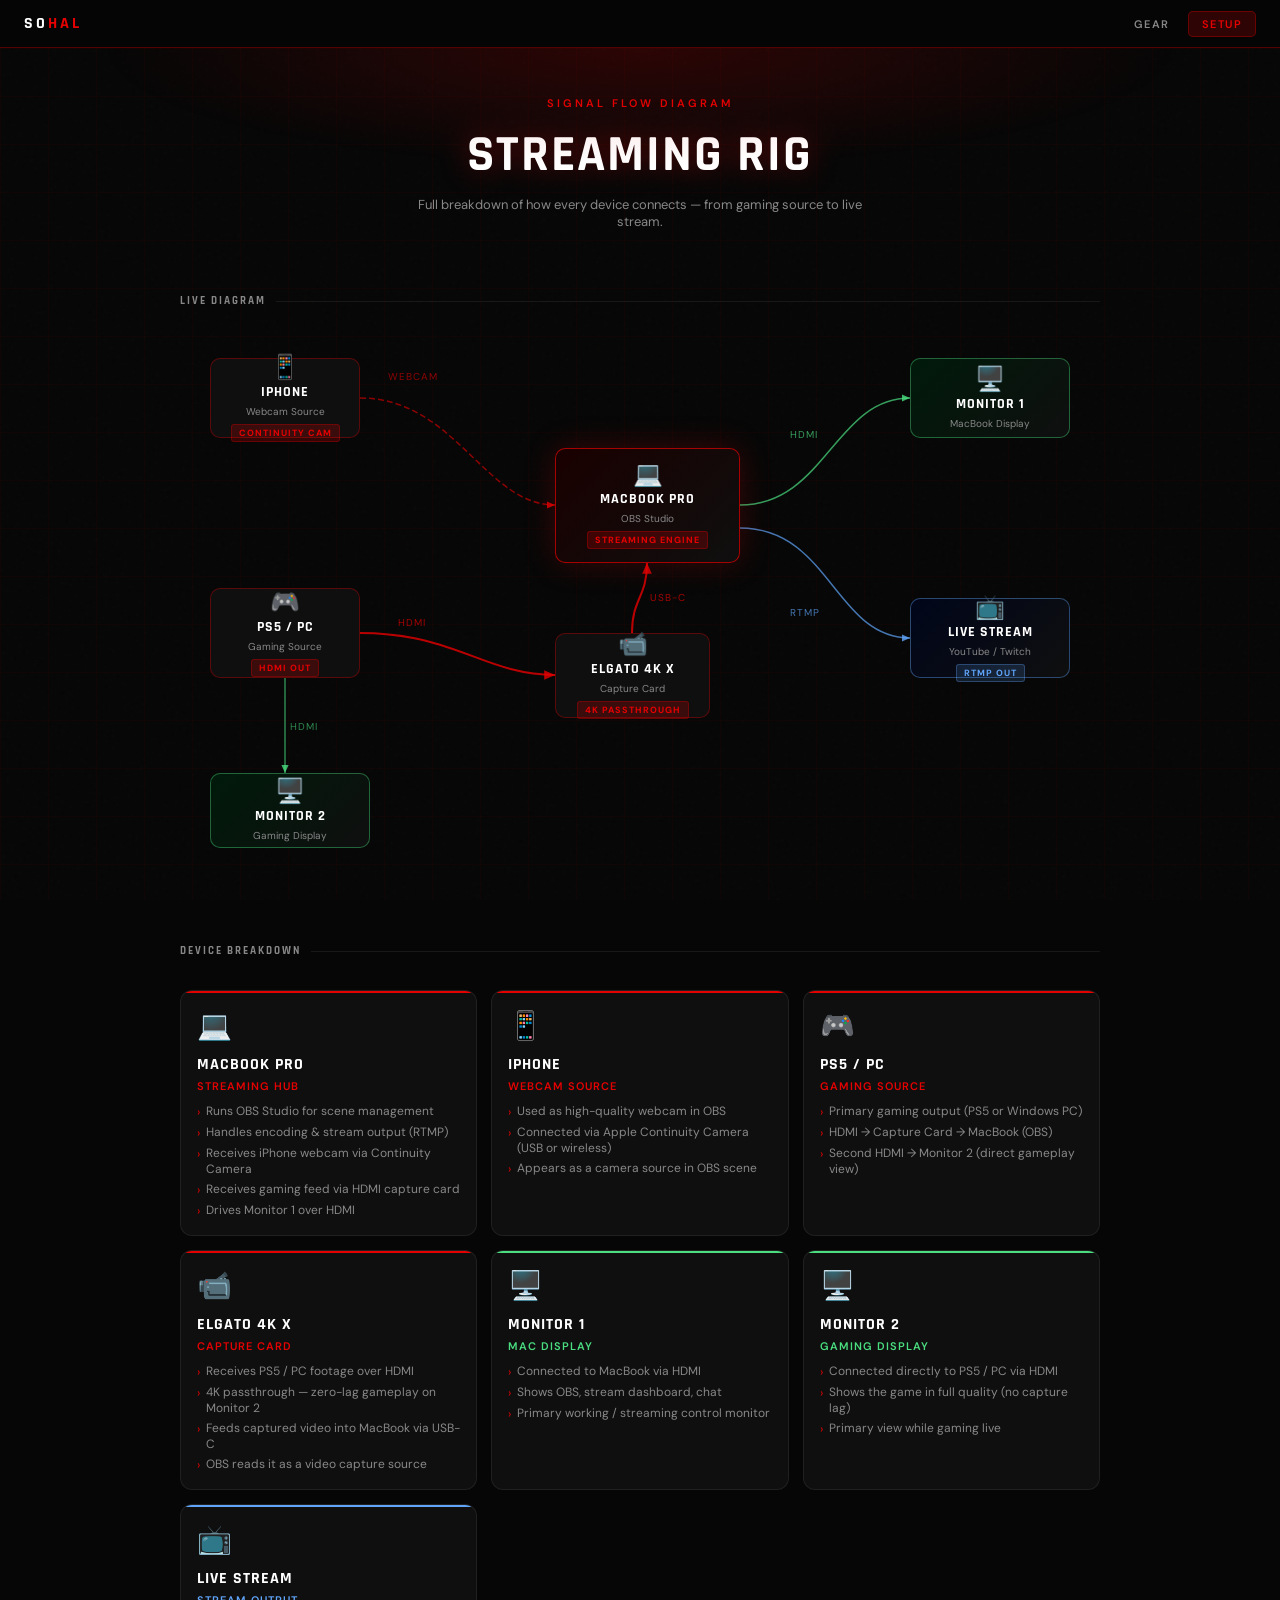
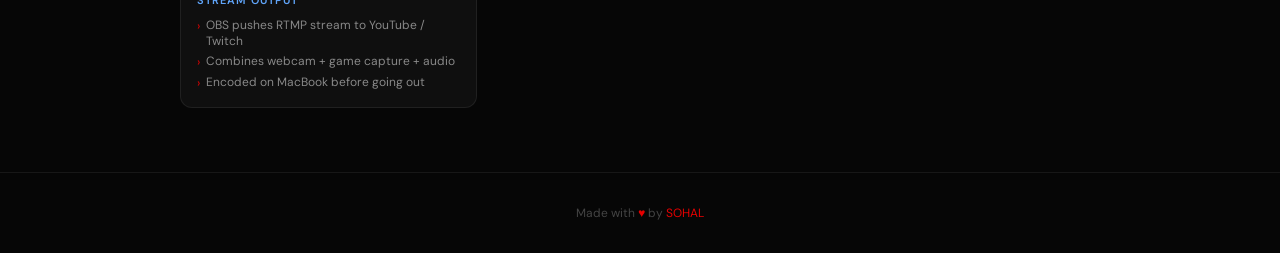
<file: setup.html>
<!DOCTYPE html>
<html lang="en">
<head>
<meta charset="UTF-8">
<meta name="viewport" content="width=device-width, initial-scale=1.0">
<title>Streaming Setup | SOHAL</title>
<link rel="preconnect" href="https://fonts.googleapis.com">
<link href="https://fonts.googleapis.com/css2?family=Rajdhani:wght@500;600;700&family=DM+Sans:wght@400;500&display=swap" rel="stylesheet">
<link rel="stylesheet" href="styles.css">
</head>
<body>

<nav class="site-nav">
  <a class="nav-logo" href="index.html">SO<span>HAL</span></a>
  <div class="nav-links">
    <a class="nav-link" href="index.html">Gear</a>
    <a class="nav-link active" href="setup.html">Setup</a>
  </div>
</nav>

<header class="page-hero">
  <div class="page-hero-tag">Signal Flow Diagram</div>
  <h1 class="page-hero-title">Streaming Rig</h1>
  <p class="page-hero-sub">Full breakdown of how every device connects — from gaming source to live stream.</p>
</header>

<section class="rig-section">
  <div class="rig-label">Live Diagram</div>

  <p class="rig-scroll-hint">← scroll to see full diagram →</p>
  <div class="rig-wrap">
    <div class="rig-diagram">

      <!-- SVG connection lines -->
      <svg class="rig-svg" viewBox="0 0 900 560" preserveAspectRatio="xMidYMid meet">
        <defs>
          <marker id="arr-red" viewBox="0 0 10 10" refX="9" refY="5" markerWidth="6" markerHeight="6" orient="auto">
            <path d="M0,1 L9,5 L0,9 Z" fill="rgba(230,0,0,0.8)"/>
          </marker>
          <marker id="arr-green" viewBox="0 0 10 10" refX="9" refY="5" markerWidth="6" markerHeight="6" orient="auto">
            <path d="M0,1 L9,5 L0,9 Z" fill="rgba(74,222,128,0.8)"/>
          </marker>
          <marker id="arr-blue" viewBox="0 0 10 10" refX="9" refY="5" markerWidth="6" markerHeight="6" orient="auto">
            <path d="M0,1 L9,5 L0,9 Z" fill="rgba(96,165,250,0.8)"/>
          </marker>
        </defs>

        <!-- iPhone (right:170,70) → MacBook (left:365,177) webcam, dashed -->
        <path d="M170,70 C265,70 295,177 365,177"
          stroke="rgba(230,0,0,0.6)" stroke-width="1.5" fill="none"
          stroke-dasharray="6,3" marker-end="url(#arr-red)"/>

        <!-- PS5/PC (right:170,305) → Elgato (left:365,347) HDMI -->
        <path d="M170,305 C265,305 295,347 365,347"
          stroke="rgba(230,0,0,0.8)" stroke-width="2" fill="none"
          marker-end="url(#arr-red)"/>

        <!-- Elgato (top:442,305) → MacBook (bottom:457,235) USB-C up -->
        <path d="M442,305 C442,270 457,270 457,235"
          stroke="rgba(230,0,0,0.8)" stroke-width="2" fill="none"
          marker-end="url(#arr-red)"/>

        <!-- MacBook (right:550,177) → Monitor 1 (left:720,70) HDMI -->
        <path d="M550,177 C635,177 645,70 720,70"
          stroke="rgba(74,222,128,0.7)" stroke-width="1.5" fill="none"
          marker-end="url(#arr-green)"/>

        <!-- MacBook (right:550,200) → Stream (left:720,310) RTMP -->
        <path d="M550,200 C640,200 645,310 720,310"
          stroke="rgba(96,165,250,0.7)" stroke-width="1.5" fill="none"
          marker-end="url(#arr-blue)"/>

        <!-- PS5/PC (bottom:95,350) → Monitor 2 (top:95,445) HDMI -->
        <path d="M95,350 L95,445"
          stroke="rgba(74,222,128,0.6)" stroke-width="1.5" fill="none"
          marker-end="url(#arr-green)"/>

        <!-- Connection labels -->
        <text x="198" y="52" fill="rgba(230,0,0,0.6)" font-size="10" font-family="DM Sans" letter-spacing="1">WEBCAM</text>
        <text x="208" y="298" fill="rgba(230,0,0,0.7)" font-size="10" font-family="DM Sans" letter-spacing="1">HDMI</text>
        <text x="460" y="273" fill="rgba(230,0,0,0.7)" font-size="10" font-family="DM Sans" letter-spacing="1">USB-C</text>
        <text x="600" y="110" fill="rgba(74,222,128,0.7)" font-size="10" font-family="DM Sans" letter-spacing="1">HDMI</text>
        <text x="600" y="288" fill="rgba(96,165,250,0.7)" font-size="10" font-family="DM Sans" letter-spacing="1">RTMP</text>
        <text x="100" y="402" fill="rgba(74,222,128,0.6)" font-size="10" font-family="DM Sans" letter-spacing="1">HDMI</text>
      </svg>

      <!-- iPhone: y 30–110, center 70 -->
      <div class="rig-node" style="left:20px;top:30px;width:150px;height:80px;">
        <div class="node-icon">📱</div>
        <div class="node-name">iPhone</div>
        <div class="node-sub">Webcam Source</div>
        <div class="node-badge badge-red">Continuity Cam</div>
      </div>

      <!-- PS5/PC: y 260–350, center 305 -->
      <div class="rig-node" style="left:20px;top:260px;width:150px;height:90px;">
        <div class="node-icon">🎮</div>
        <div class="node-name">PS5 / PC</div>
        <div class="node-sub">Gaming Source</div>
        <div class="node-badge badge-red">HDMI Out</div>
      </div>

      <!-- Monitor 2: y 445–520, center 482 -->
      <div class="rig-node output" style="left:20px;top:445px;width:160px;height:75px;">
        <div class="node-icon">🖥️</div>
        <div class="node-name">Monitor 2</div>
        <div class="node-sub">Gaming Display</div>
      </div>

      <!-- MacBook: y 120–235, center 177 -->
      <div class="rig-node hub" style="left:365px;top:120px;width:185px;height:115px;">
        <div class="node-icon">💻</div>
        <div class="node-name">MacBook Pro</div>
        <div class="node-sub">OBS Studio</div>
        <div class="node-badge badge-red">Streaming Engine</div>
      </div>

      <!-- Elgato 4K X: y 305–390, center 347 — 70px gap below MacBook -->
      <div class="rig-node" style="left:365px;top:305px;width:155px;height:85px;">
        <div class="node-icon">📹</div>
        <div class="node-name">Elgato 4K X</div>
        <div class="node-sub">Capture Card</div>
        <div class="node-badge badge-red">4K Passthrough</div>
      </div>

      <!-- Monitor 1: y 30–110, center 70 -->
      <div class="rig-node output" style="left:720px;top:30px;width:160px;height:80px;">
        <div class="node-icon">🖥️</div>
        <div class="node-name">Monitor 1</div>
        <div class="node-sub">MacBook Display</div>
      </div>

      <!-- Live Stream: y 270–350, center 310 -->
      <div class="rig-node stream-out" style="left:720px;top:270px;width:160px;height:80px;">
        <div class="node-icon">📺</div>
        <div class="node-name">Live Stream</div>
        <div class="node-sub">YouTube / Twitch</div>
        <div class="node-badge badge-blue">RTMP Out</div>
      </div>

    </div>
  </div>
</section>

<!-- Device spec cards -->
<div class="rig-label" style="max-width:960px;margin:2.5rem auto 0;padding:0 1.25rem">Device Breakdown</div>
<div class="devices-grid">

  <div class="device-card" style="--accent:#e60000">
    <div class="device-card-icon">💻</div>
    <div class="device-card-name">MacBook Pro</div>
    <div class="device-card-role" style="color:var(--red)">Streaming Hub</div>
    <ul class="device-card-specs">
      <li>Runs OBS Studio for scene management</li>
      <li>Handles encoding &amp; stream output (RTMP)</li>
      <li>Receives iPhone webcam via Continuity Camera</li>
      <li>Receives gaming feed via HDMI capture card</li>
      <li>Drives Monitor 1 over HDMI</li>
    </ul>
  </div>

  <div class="device-card" style="--accent:#e60000">
    <div class="device-card-icon">📱</div>
    <div class="device-card-name">iPhone</div>
    <div class="device-card-role" style="color:var(--red)">Webcam Source</div>
    <ul class="device-card-specs">
      <li>Used as high-quality webcam in OBS</li>
      <li>Connected via Apple Continuity Camera (USB or wireless)</li>
      <li>Appears as a camera source in OBS scene</li>
    </ul>
  </div>

  <div class="device-card" style="--accent:#e60000">
    <div class="device-card-icon">🎮</div>
    <div class="device-card-name">PS5 / PC</div>
    <div class="device-card-role" style="color:var(--red)">Gaming Source</div>
    <ul class="device-card-specs">
      <li>Primary gaming output (PS5 or Windows PC)</li>
      <li>HDMI → Capture Card → MacBook (OBS)</li>
      <li>Second HDMI → Monitor 2 (direct gameplay view)</li>
    </ul>
  </div>

  <div class="device-card" style="--accent:#e60000">
    <div class="device-card-icon">📹</div>
    <div class="device-card-name">Elgato 4K X</div>
    <div class="device-card-role" style="color:var(--red)">Capture Card</div>
    <ul class="device-card-specs">
      <li>Receives PS5 / PC footage over HDMI</li>
      <li>4K passthrough — zero-lag gameplay on Monitor 2</li>
      <li>Feeds captured video into MacBook via USB-C</li>
      <li>OBS reads it as a video capture source</li>
    </ul>
  </div>

  <div class="device-card" style="--accent:#4ade80">
    <div class="device-card-icon">🖥️</div>
    <div class="device-card-name">Monitor 1</div>
    <div class="device-card-role" style="color:#4ade80">Mac Display</div>
    <ul class="device-card-specs">
      <li>Connected to MacBook via HDMI</li>
      <li>Shows OBS, stream dashboard, chat</li>
      <li>Primary working / streaming control monitor</li>
    </ul>
  </div>

  <div class="device-card" style="--accent:#4ade80">
    <div class="device-card-icon">🖥️</div>
    <div class="device-card-name">Monitor 2</div>
    <div class="device-card-role" style="color:#4ade80">Gaming Display</div>
    <ul class="device-card-specs">
      <li>Connected directly to PS5 / PC via HDMI</li>
      <li>Shows the game in full quality (no capture lag)</li>
      <li>Primary view while gaming live</li>
    </ul>
  </div>

  <div class="device-card" style="--accent:#60a5fa">
    <div class="device-card-icon">📺</div>
    <div class="device-card-name">Live Stream</div>
    <div class="device-card-role" style="color:#60a5fa">Stream Output</div>
    <ul class="device-card-specs">
      <li>OBS pushes RTMP stream to YouTube / Twitch</li>
      <li>Combines webcam + game capture + audio</li>
      <li>Encoded on MacBook before going out</li>
    </ul>
  </div>

</div>

<footer style="position:relative;z-index:1">
  Made with <span>♥</span> by <span>SOHAL</span>
</footer>

</body>
</html>
</file>
<file: styles.css>
*,*::before,*::after{box-sizing:border-box;margin:0;padding:0}
  :root{
    --red:#e60000;--red-dark:#a00000;--red-glow:rgba(230,0,0,0.18);
    --white:#ffffff;--off-white:#e8e8e8;
    --bg:#060606;--bg2:#0f0f0f;--bg3:#161616;
    --border:rgba(255,255,255,0.07);--border-red:rgba(230,0,0,0.35);
    --muted:#888;--amazon:#ff9900;
    --cyan:rgba(0,220,255,0.7);--green:#4ade80;
  }
  html{scroll-behavior:smooth}
  body{background:var(--bg);color:var(--white);font-family:'DM Sans',sans-serif;min-height:100vh;overflow-x:hidden}

  /* Noise grain */
  body::before{content:'';position:fixed;inset:0;background-image:url("data:image/svg+xml,%3Csvg viewBox='0 0 256 256' xmlns='http://www.w3.org/2000/svg'%3E%3Cfilter id='n'%3E%3CfeTurbulence type='fractalNoise' baseFrequency='0.9' numOctaves='4' stitchTiles='stitch'/%3E%3C/filter%3E%3Crect width='100%25' height='100%25' filter='url(%23n)' opacity='0.04'/%3E%3C/svg%3E");pointer-events:none;z-index:0;opacity:0.5}
  /* Circuit grid background */
  body::after{content:'';position:fixed;inset:0;background-image:linear-gradient(rgba(230,0,0,0.04) 1px,transparent 1px),linear-gradient(90deg,rgba(230,0,0,0.04) 1px,transparent 1px);background-size:48px 48px;pointer-events:none;z-index:0}

  /* ── NAV ── */
  .site-nav{position:sticky;top:0;z-index:200;background:rgba(6,6,6,0.92);backdrop-filter:blur(12px);-webkit-backdrop-filter:blur(12px);border-bottom:1px solid var(--border-red);display:flex;align-items:center;justify-content:space-between;padding:0 1.5rem;height:48px}
  .nav-logo{font-family:'Rajdhani',sans-serif;font-weight:700;font-size:1rem;letter-spacing:3px;text-transform:uppercase;color:var(--white);text-decoration:none}
  .nav-logo span{color:var(--red)}
  .nav-links{display:flex;gap:4px}
  .nav-link{font-size:11px;font-weight:600;letter-spacing:1.5px;text-transform:uppercase;color:var(--muted);text-decoration:none;padding:5px 13px;border-radius:5px;border:1px solid transparent;transition:all 0.2s}
  .nav-link:hover{color:var(--white);border-color:var(--border-red);background:var(--red-glow)}
  .nav-link.active{color:var(--red);border-color:var(--border-red);background:var(--red-glow)}

  /* ── HERO ── */
  .hero{position:relative;min-height:420px;display:flex;flex-direction:column;align-items:center;justify-content:center;padding:3rem 1.5rem 2.5rem;text-align:center;overflow:hidden;z-index:1}
  .hero-bg{position:absolute;inset:0;background:radial-gradient(ellipse 70% 55% at 50% 30%,rgba(200,0,0,0.28) 0%,transparent 70%),radial-gradient(ellipse 40% 30% at 80% 80%,rgba(180,0,0,0.1) 0%,transparent 60%);z-index:0}
  .hero-scanlines{position:absolute;inset:0;background:repeating-linear-gradient(0deg,transparent,transparent 3px,rgba(0,0,0,0.18) 3px,rgba(0,0,0,0.18) 4px);pointer-events:none;z-index:1}
  .hero-content{position:relative;z-index:2}
  .logo-wrap{width:160px;height:160px;border-radius:50%;overflow:hidden;border:2px solid var(--red);box-shadow:0 0 40px rgba(230,0,0,0.6),0 0 100px rgba(230,0,0,0.18),inset 0 0 20px rgba(230,0,0,0.1);margin:0 auto 1.5rem;background:#000;position:relative}
  .logo-wrap::before{content:'';position:absolute;inset:-4px;border-radius:50%;border:1px solid rgba(230,0,0,0.2);animation:logo-pulse 3s ease-in-out infinite}
  @keyframes logo-pulse{0%,100%{opacity:0.3;transform:scale(1)}50%{opacity:1;transform:scale(1.03)}}
  .logo-wrap img{width:100%;height:100%;object-fit:cover;display:block}

  /* Glitch on hero name */
  @keyframes glitch-skew{0%,90%,100%{transform:skewX(0deg)}91%{transform:skewX(-1.5deg)}93%{transform:skewX(1.5deg)}95%{transform:skewX(-0.5deg)}97%{transform:skewX(0.5deg)}}
  @keyframes glitch-color{0%,88%,100%{text-shadow:0 0 40px rgba(230,0,0,0.6),0 2px 0 rgba(0,0,0,0.8)}89%{text-shadow:-2px 0 rgba(0,220,255,0.8),2px 0 rgba(230,0,0,0.8),0 0 40px rgba(230,0,0,0.6)}91%{text-shadow:2px 0 rgba(0,220,255,0.8),-2px 0 rgba(230,0,0,0.8),0 0 40px rgba(230,0,0,0.6)}93%{text-shadow:0 0 40px rgba(230,0,0,0.6),0 2px 0 rgba(0,0,0,0.8)}}
  .hero-name{font-family:'Rajdhani',sans-serif;font-size:clamp(2.8rem,8vw,4.5rem);font-weight:700;letter-spacing:3px;line-height:1;text-transform:uppercase;color:var(--white);text-shadow:0 0 40px rgba(230,0,0,0.6),0 2px 0 rgba(0,0,0,0.8);margin-bottom:0.4rem;animation:glitch-skew 7s ease-in-out infinite,glitch-color 7s ease-in-out infinite}
  .hero-name span{color:var(--red)}
  .hero-tagline{font-size:12px;letter-spacing:3px;text-transform:uppercase;color:var(--muted);margin-bottom:1.6rem}
  .hero-tagline span{color:var(--red);margin:0 6px}
  .hero-buttons{display:flex;gap:12px;justify-content:center;flex-wrap:wrap}

  /* ── BUTTONS ── */
  .btn{display:inline-flex;align-items:center;gap:8px;padding:10px 22px;border-radius:6px;font-size:13px;font-weight:600;text-decoration:none;letter-spacing:0.5px;transition:transform 0.15s,box-shadow 0.15s;cursor:pointer;border:none;position:relative;overflow:hidden}
  .btn::after{content:'';position:absolute;inset:0;background:linear-gradient(135deg,rgba(255,255,255,0.08),transparent);pointer-events:none}
  .btn:hover{transform:translateY(-2px)}
  .btn-yt{background:var(--red);color:#fff;box-shadow:0 4px 20px rgba(230,0,0,0.4)}
  .btn-yt:hover{box-shadow:0 6px 32px rgba(230,0,0,0.65)}
  .btn-discord{background:transparent;color:#99a3f5;border:1px solid rgba(88,101,242,0.5)}
  .btn-discord:hover{background:rgba(88,101,242,0.12);box-shadow:0 0 20px rgba(88,101,242,0.2)}

  /* ── BANNERS ── */
  .total-banner{position:relative;z-index:1;background:linear-gradient(135deg,#1a0000 0%,#0d0d0d 100%);border-top:1px solid var(--border-red);border-bottom:1px solid var(--border-red);padding:1rem 1.5rem;text-align:center}
  .total-banner p{font-size:13px;color:var(--muted)}
  .total-banner strong{font-family:'Rajdhani',sans-serif;font-size:1.6rem;font-weight:700;color:var(--red);display:block;margin-top:2px}
  .img-status{font-size:11px;color:#444;margin-top:4px}
  .divider{display:flex;align-items:center;gap:16px;padding:0 1.5rem;margin:1.5rem 0 1rem;position:relative;z-index:1}
  .divider-line{flex:1;height:1px;background:var(--border)}
  .divider-label{font-family:'Rajdhani',sans-serif;font-size:11px;font-weight:700;letter-spacing:3px;text-transform:uppercase;color:var(--red);white-space:nowrap}
  .divider-icon{width:28px;height:28px;border:1px solid var(--border-red);border-radius:4px;display:flex;align-items:center;justify-content:center;font-size:14px}

  /* ── CONTAINER ── */
  .container{max-width:960px;margin:0 auto;padding:0 1.25rem 4rem;position:relative;z-index:1}

  /* ── SECTION HEADERS ── */
  .section-header{display:flex;align-items:center;gap:12px;margin:2.5rem 0 1.25rem;cursor:pointer;user-select:none}
  .section-header:hover .section-title{color:var(--red)}
  .section-icon{width:36px;height:36px;background:var(--red-glow);border:1px solid var(--border-red);border-radius:8px;display:flex;align-items:center;justify-content:center;font-size:16px;flex-shrink:0;box-shadow:0 0 12px rgba(230,0,0,0.2)}
  .section-title{font-family:'Rajdhani',sans-serif;font-size:1.2rem;font-weight:700;letter-spacing:2px;text-transform:uppercase;color:var(--white);transition:color 0.2s}
  .section-line{flex:1;height:1px;background:linear-gradient(to right,var(--border-red),transparent)}
  .section-chevron{font-size:14px;color:var(--red);flex-shrink:0;transition:transform 0.25s ease}
  .section-header.collapsed .section-chevron{transform:rotate(-90deg)}
  .gear-grid{display:grid;grid-template-columns:repeat(auto-fill,minmax(210px,1fr));gap:14px;overflow:hidden;transition:max-height 0.35s ease,opacity 0.25s ease;max-height:5000px;opacity:1}
  .gear-grid.collapsed{max-height:0;opacity:0;pointer-events:none}

  /* ── CARDS ── */
  .card{background:var(--bg2);border:1px solid var(--border);border-radius:12px;overflow:hidden;transition:border-color 0.2s,transform 0.2s,box-shadow 0.2s;display:flex;flex-direction:column;position:relative}
  /* Corner brackets */
  .card::before,.card::after{content:'';position:absolute;width:12px;height:12px;border-color:var(--red);border-style:solid;opacity:0;transition:opacity 0.2s;z-index:2;pointer-events:none}
  .card::before{top:5px;left:5px;border-width:1.5px 0 0 1.5px}
  .card::after{bottom:5px;right:5px;border-width:0 1.5px 1.5px 0}
  .card:hover::before,.card:hover::after{opacity:1}
  .card:hover{border-color:var(--border-red);transform:translateY(-4px);box-shadow:0 12px 40px rgba(230,0,0,0.18),0 0 0 1px rgba(230,0,0,0.08)}
  .card-thumb{width:100%;height:110px;background:var(--bg3);display:flex;align-items:center;justify-content:center;border-bottom:1px solid var(--border);position:relative;overflow:hidden;flex-shrink:0}
  /* Scan line sweep on hover */
  .card-thumb::before{content:'';position:absolute;top:-100%;left:0;right:0;height:40%;background:linear-gradient(to bottom,transparent,rgba(230,0,0,0.06),transparent);transition:top 0.5s ease;pointer-events:none;z-index:1}
  .card:hover .card-thumb::before{top:200%}
  .card-thumb::after{content:'';position:absolute;bottom:0;left:0;right:0;height:2px;background:linear-gradient(to right,transparent,var(--red),transparent);opacity:0;transition:opacity 0.2s}
  .card:hover .card-thumb::after{opacity:1}
  .thumb-fallback{font-size:2.8rem;position:absolute;transition:opacity 0.3s}
  .thumb-img{position:absolute;inset:0;width:100%;height:100%;object-fit:contain;padding:8px;transition:opacity 0.4s;opacity:0;background:var(--bg3)}
  .thumb-img.loaded{opacity:1}
  .thumb-loader{position:absolute;inset:0;display:flex;align-items:center;justify-content:center;opacity:0;transition:opacity 0.2s;pointer-events:none}
  .thumb-loader.active{opacity:1}
  .spinner{width:20px;height:20px;border:2px solid rgba(230,0,0,0.2);border-top-color:var(--red);border-radius:50%;animation:spin 0.7s linear infinite}
  @keyframes spin{to{transform:rotate(360deg)}}
  .card-body{padding:13px;flex:1;display:flex;flex-direction:column}
  .card-tag{font-size:10px;font-weight:600;letter-spacing:1.5px;text-transform:uppercase;color:var(--red);margin-bottom:5px}
  .card-name{font-family:'Rajdhani',sans-serif;font-size:1rem;font-weight:600;color:var(--white);margin-bottom:5px;line-height:1.3}
  .card-desc{font-size:12px;color:var(--muted);line-height:1.55;margin-bottom:13px;flex:1}
  .card-footer{display:flex;align-items:center;justify-content:space-between;gap:8px;flex-wrap:wrap;margin-top:auto}
  .card-price{font-family:'Rajdhani',sans-serif;font-size:1.05rem;font-weight:700}
  .price-high{color:#4ade80}.price-mid{color:#4ade80}.price-low{color:#4ade80}
  .amazon-btn{display:inline-flex;align-items:center;gap:5px;background:var(--amazon);color:#111;border-radius:6px;padding:6px 11px;font-size:11.5px;font-weight:700;text-decoration:none;transition:background 0.15s,transform 0.1s,box-shadow 0.15s;border:none;cursor:pointer;font-family:'DM Sans',sans-serif;white-space:nowrap}
  .amazon-btn:hover{background:#e68900;transform:scale(1.03);box-shadow:0 4px 16px rgba(255,153,0,0.3)}
  .no-link{font-size:11px;color:#555;font-style:italic}
  .disclaimer{margin-top:3rem;padding:1.25rem 1.5rem;background:var(--bg2);border-radius:10px;border-left:3px solid var(--red-dark);font-size:12px;color:var(--muted);line-height:1.7}
  .disclaimer strong{color:var(--off-white)}
  footer{text-align:center;padding:2rem 1rem;font-size:12px;color:#444;border-top:1px solid var(--border);position:relative;z-index:1}
  footer span{color:var(--red)}

  /* ── SETUP PAGE ── */
  .page-hero{position:relative;padding:3rem 1.5rem 2rem;text-align:center;z-index:1;overflow:hidden}
  .page-hero::before{content:'';position:absolute;inset:0;background:radial-gradient(ellipse 60% 80% at 50% 0%,rgba(200,0,0,0.2),transparent 70%)}
  .page-hero-tag{font-size:11px;letter-spacing:3px;text-transform:uppercase;color:var(--red);margin-bottom:0.75rem;font-weight:600}
  .page-hero-title{font-family:'Rajdhani',sans-serif;font-size:clamp(2rem,6vw,3.2rem);font-weight:700;letter-spacing:2px;text-transform:uppercase;color:var(--white);text-shadow:0 0 30px rgba(230,0,0,0.4);margin-bottom:0.5rem}
  .page-hero-sub{font-size:13px;color:var(--muted);max-width:480px;margin:0 auto}

  /* Diagram */
  .rig-section{position:relative;z-index:1;margin:2rem auto 0;max-width:960px;padding:0 1.25rem}
  .rig-label{font-family:'Rajdhani',sans-serif;font-size:11px;font-weight:700;letter-spacing:2px;text-transform:uppercase;color:var(--muted);margin-bottom:1.25rem;display:flex;align-items:center;gap:10px}
  .rig-label::after{content:'';flex:1;height:1px;background:var(--border)}
  .rig-wrap{position:relative;width:100%;overflow-x:auto;-webkit-overflow-scrolling:touch;padding-bottom:1rem}
  .rig-diagram{position:relative;width:900px;height:560px;margin:0 auto}
  .rig-scroll-hint{display:none;text-align:center;font-size:11px;color:var(--muted);margin-bottom:0.5rem;letter-spacing:1px}
  @media(max-width:640px){.rig-scroll-hint{display:block}}
  .rig-svg{position:absolute;inset:0;width:100%;height:100%;pointer-events:none}
  /* Device nodes */
  .rig-node{position:absolute;display:flex;flex-direction:column;align-items:center;justify-content:center;border-radius:10px;border:1px solid var(--border-red);background:var(--bg2);padding:10px 14px;gap:4px;text-align:center;cursor:default;transition:box-shadow 0.2s,transform 0.2s}
  .rig-node:hover{box-shadow:0 0 24px rgba(230,0,0,0.3);transform:scale(1.03)}
  .rig-node.hub{border-color:rgba(230,0,0,0.7);background:linear-gradient(135deg,#1a0000,#0f0f0f);box-shadow:0 0 32px rgba(230,0,0,0.22)}
  .rig-node.output{border-color:rgba(74,222,128,0.4);background:linear-gradient(135deg,#001a0a,#0f0f0f)}
  .rig-node.output:hover{box-shadow:0 0 24px rgba(74,222,128,0.2)}
  .rig-node.stream-out{border-color:rgba(96,165,250,0.4);background:linear-gradient(135deg,#00061a,#0f0f0f)}
  .rig-node.stream-out:hover{box-shadow:0 0 24px rgba(96,165,250,0.25)}
  .node-icon{font-size:24px;line-height:1}
  .node-name{font-family:'Rajdhani',sans-serif;font-size:0.85rem;font-weight:700;letter-spacing:1px;text-transform:uppercase;color:var(--white);white-space:nowrap}
  .node-sub{font-size:10px;color:var(--muted);white-space:nowrap}
  .node-badge{font-size:9px;font-weight:700;letter-spacing:1px;text-transform:uppercase;padding:2px 7px;border-radius:3px;margin-top:2px}
  .badge-red{background:rgba(230,0,0,0.2);color:var(--red);border:1px solid rgba(230,0,0,0.3)}
  .badge-green{background:rgba(74,222,128,0.15);color:#4ade80;border:1px solid rgba(74,222,128,0.3)}
  .badge-blue{background:rgba(96,165,250,0.15);color:#60a5fa;border:1px solid rgba(96,165,250,0.3)}

  /* Device spec cards */
  .devices-grid{display:grid;grid-template-columns:repeat(auto-fill,minmax(240px,1fr));gap:14px;margin-top:2rem;position:relative;z-index:1;max-width:960px;margin-left:auto;margin-right:auto;padding:0 1.25rem 4rem}
  .device-card{background:var(--bg2);border:1px solid var(--border);border-radius:12px;padding:16px;transition:border-color 0.2s,box-shadow 0.2s;position:relative;overflow:hidden}
  .device-card::before{content:'';position:absolute;top:0;left:0;right:0;height:2px;background:var(--accent,var(--red))}
  .device-card:hover{border-color:var(--border-red);box-shadow:0 8px 32px rgba(0,0,0,0.4)}
  .device-card-icon{font-size:28px;margin-bottom:10px}
  .device-card-name{font-family:'Rajdhani',sans-serif;font-size:1rem;font-weight:700;letter-spacing:1px;text-transform:uppercase;color:var(--white);margin-bottom:4px}
  .device-card-role{font-size:11px;font-weight:600;letter-spacing:1px;text-transform:uppercase;margin-bottom:10px}
  .device-card-specs{list-style:none;display:flex;flex-direction:column;gap:4px}
  .device-card-specs li{font-size:12px;color:var(--muted);display:flex;align-items:flex-start;gap:6px}
  .device-card-specs li::before{content:'›';color:var(--red);flex-shrink:0;margin-top:1px}

  @media(max-width:480px){.gear-grid{grid-template-columns:1fr 1fr}.hero{min-height:360px}.logo-wrap{width:120px;height:120px}.nav-logo-text{display:none}.devices-grid{grid-template-columns:1fr}}
  @media(max-width:340px){.gear-grid{grid-template-columns:1fr}}
</file>
